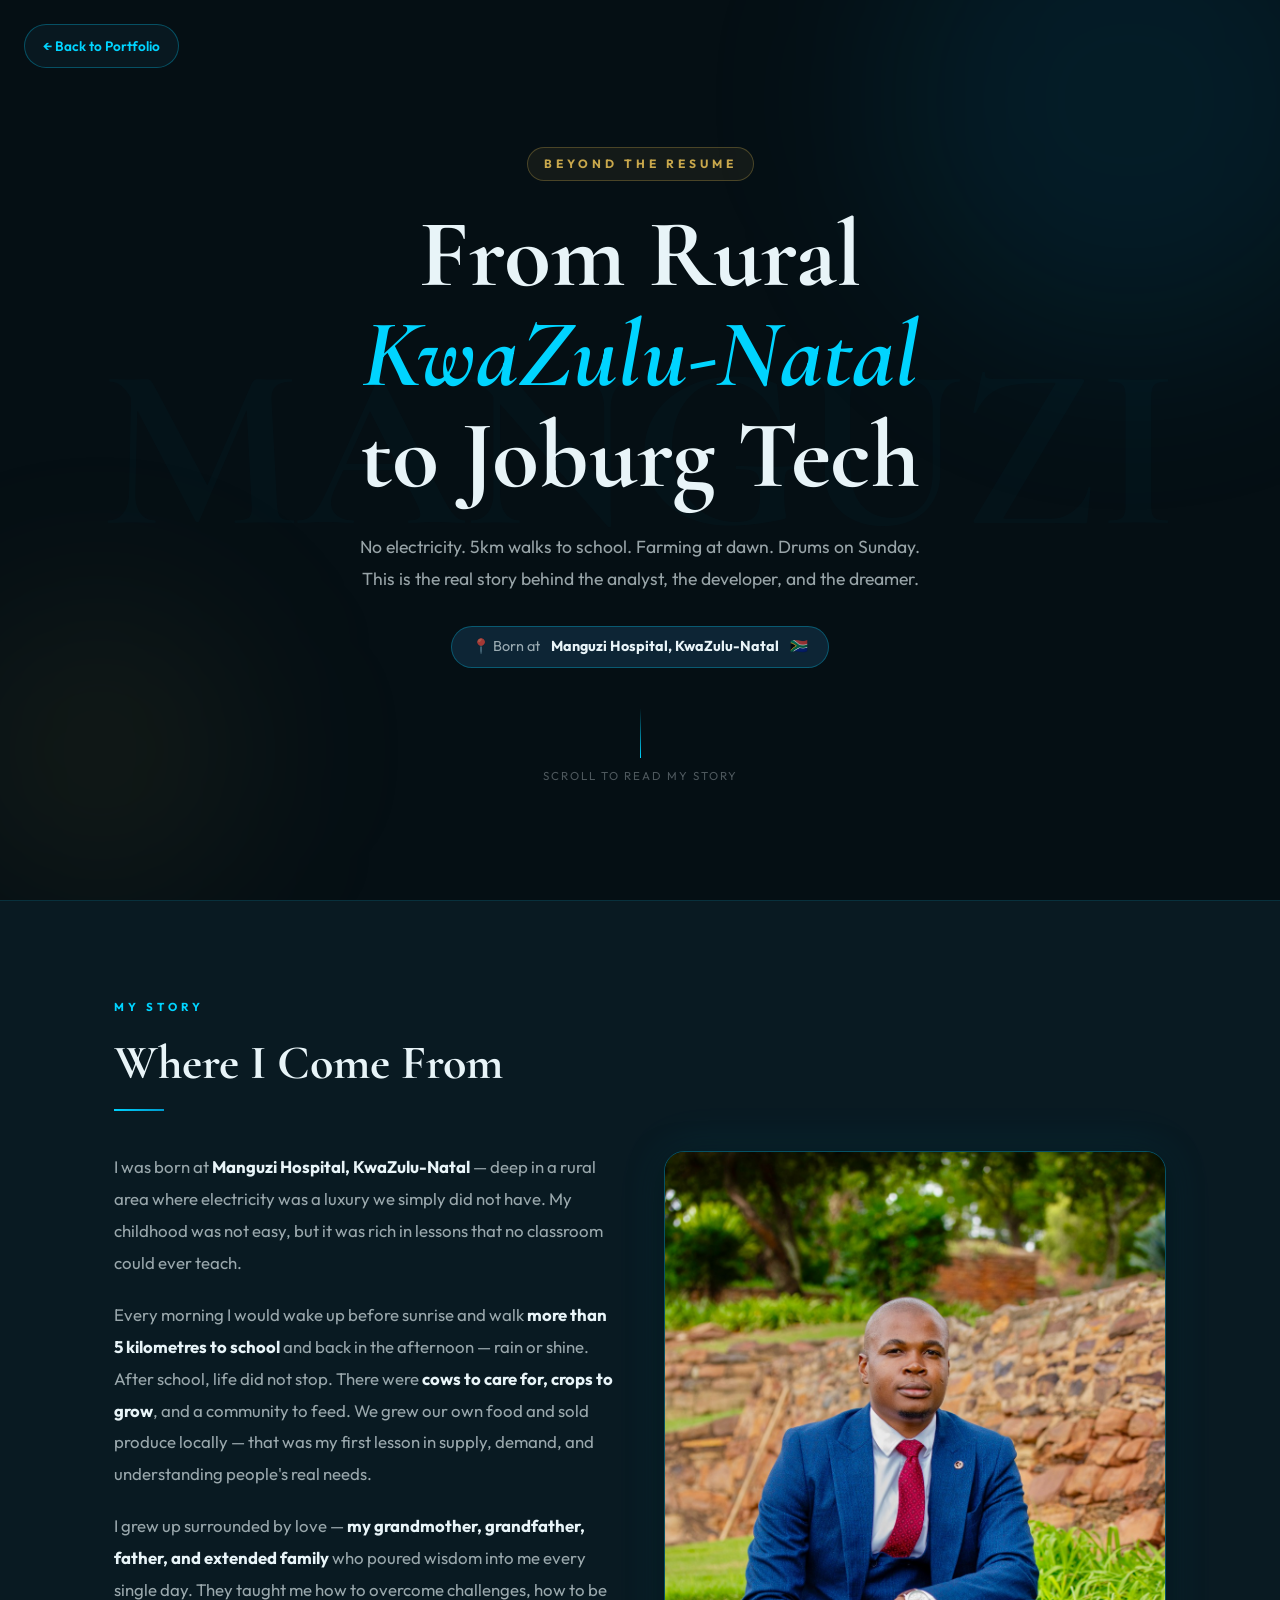
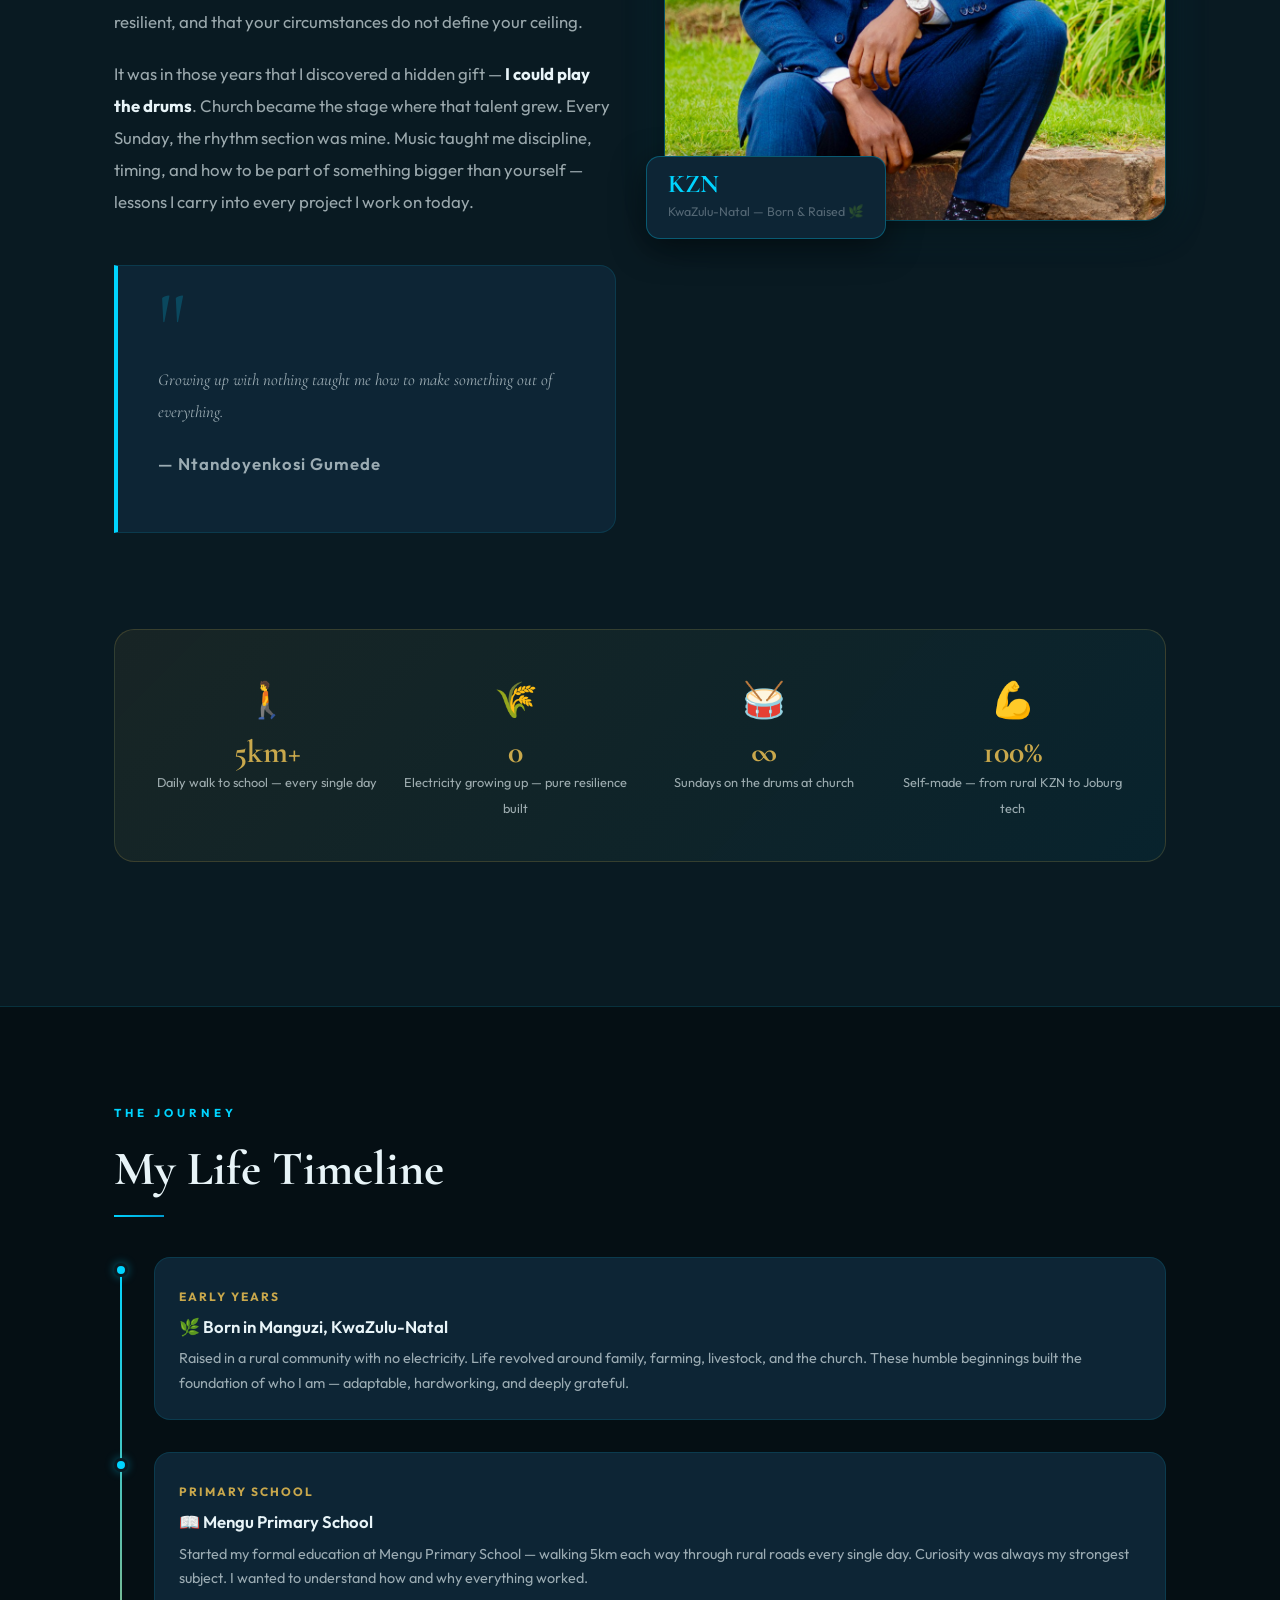
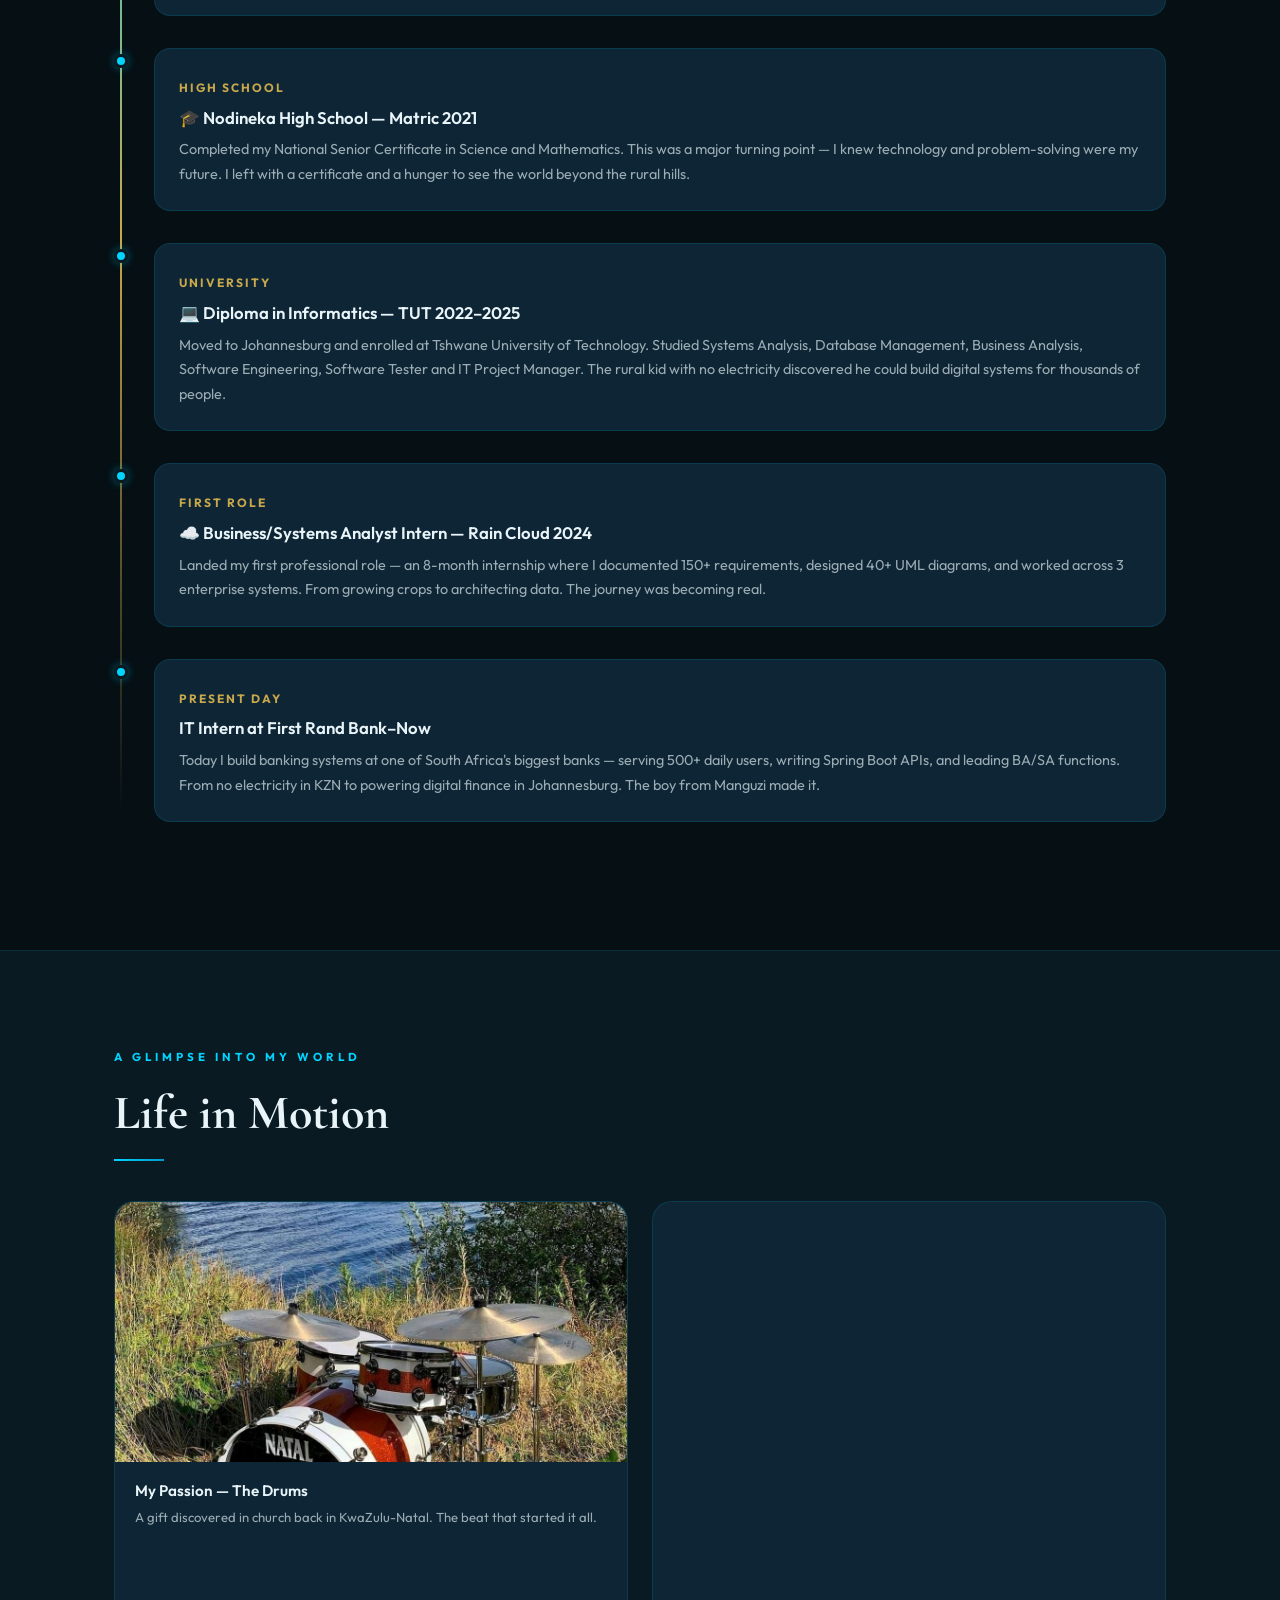
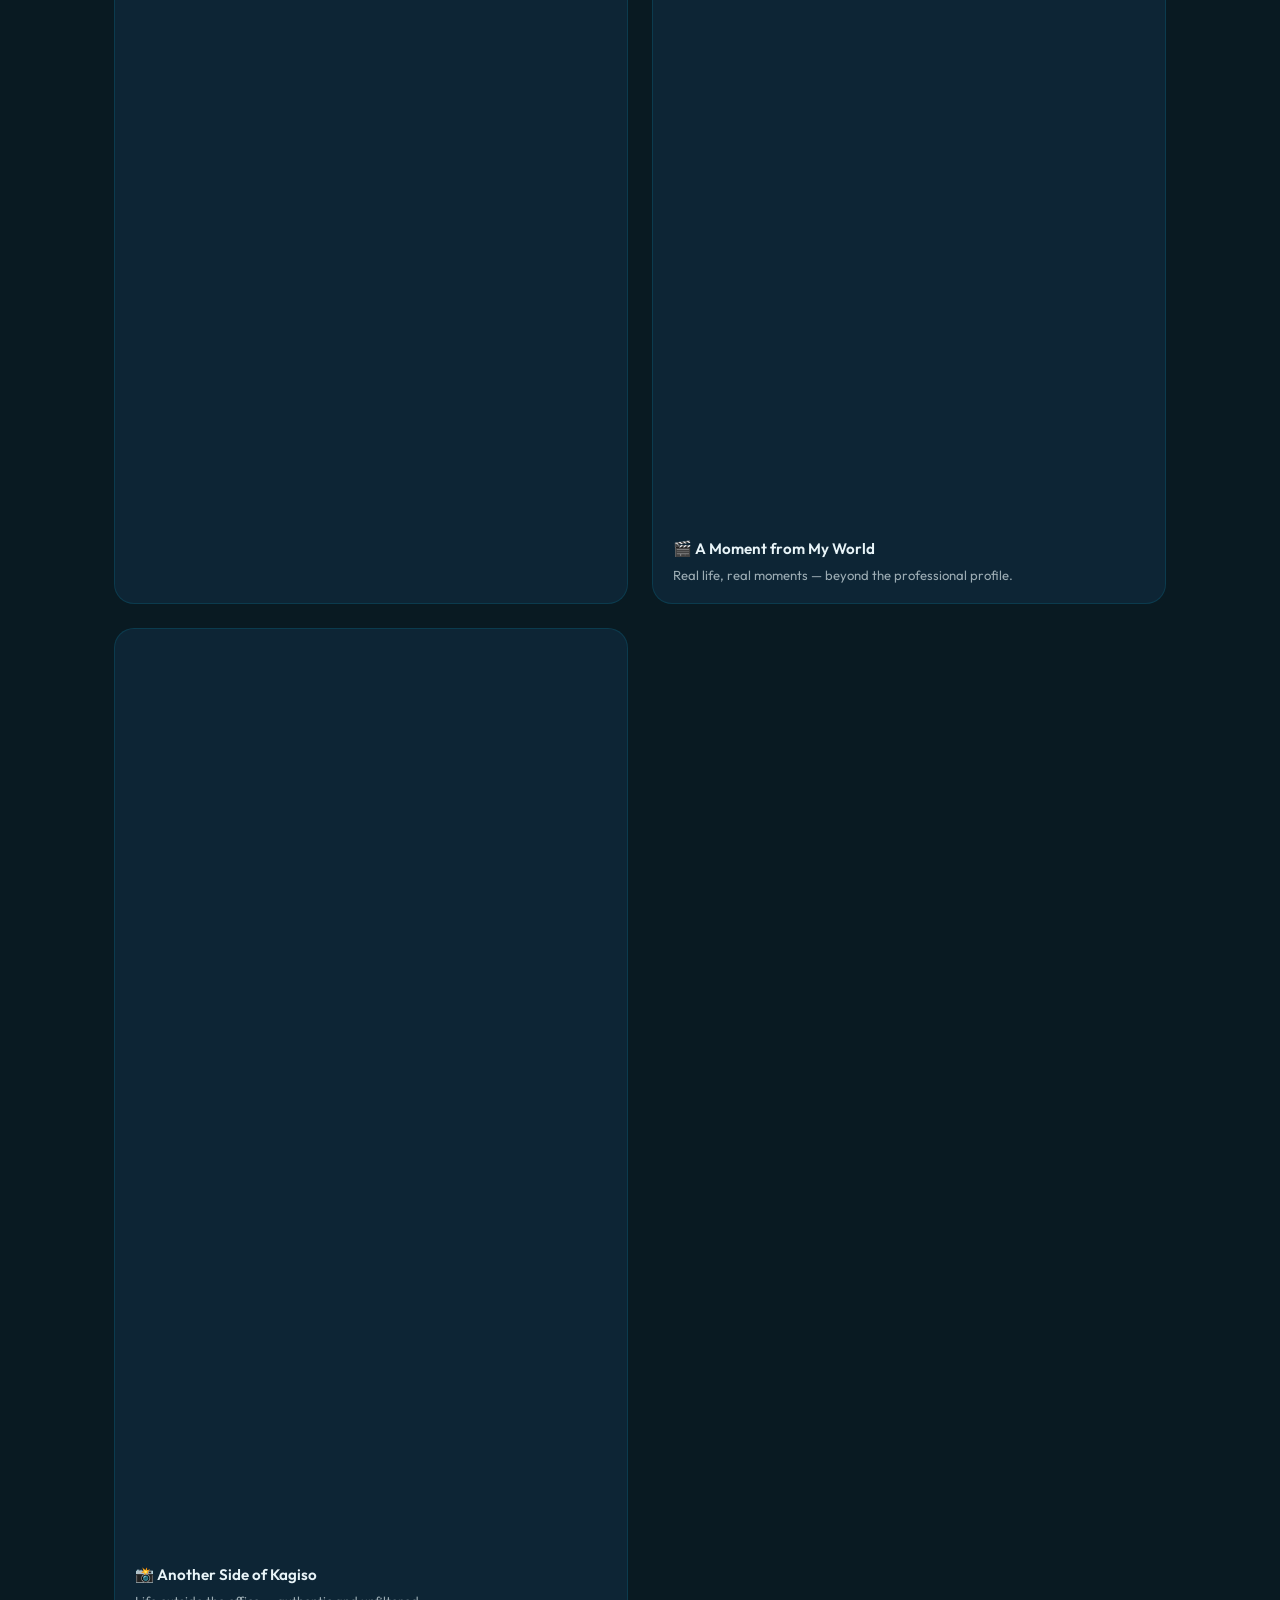
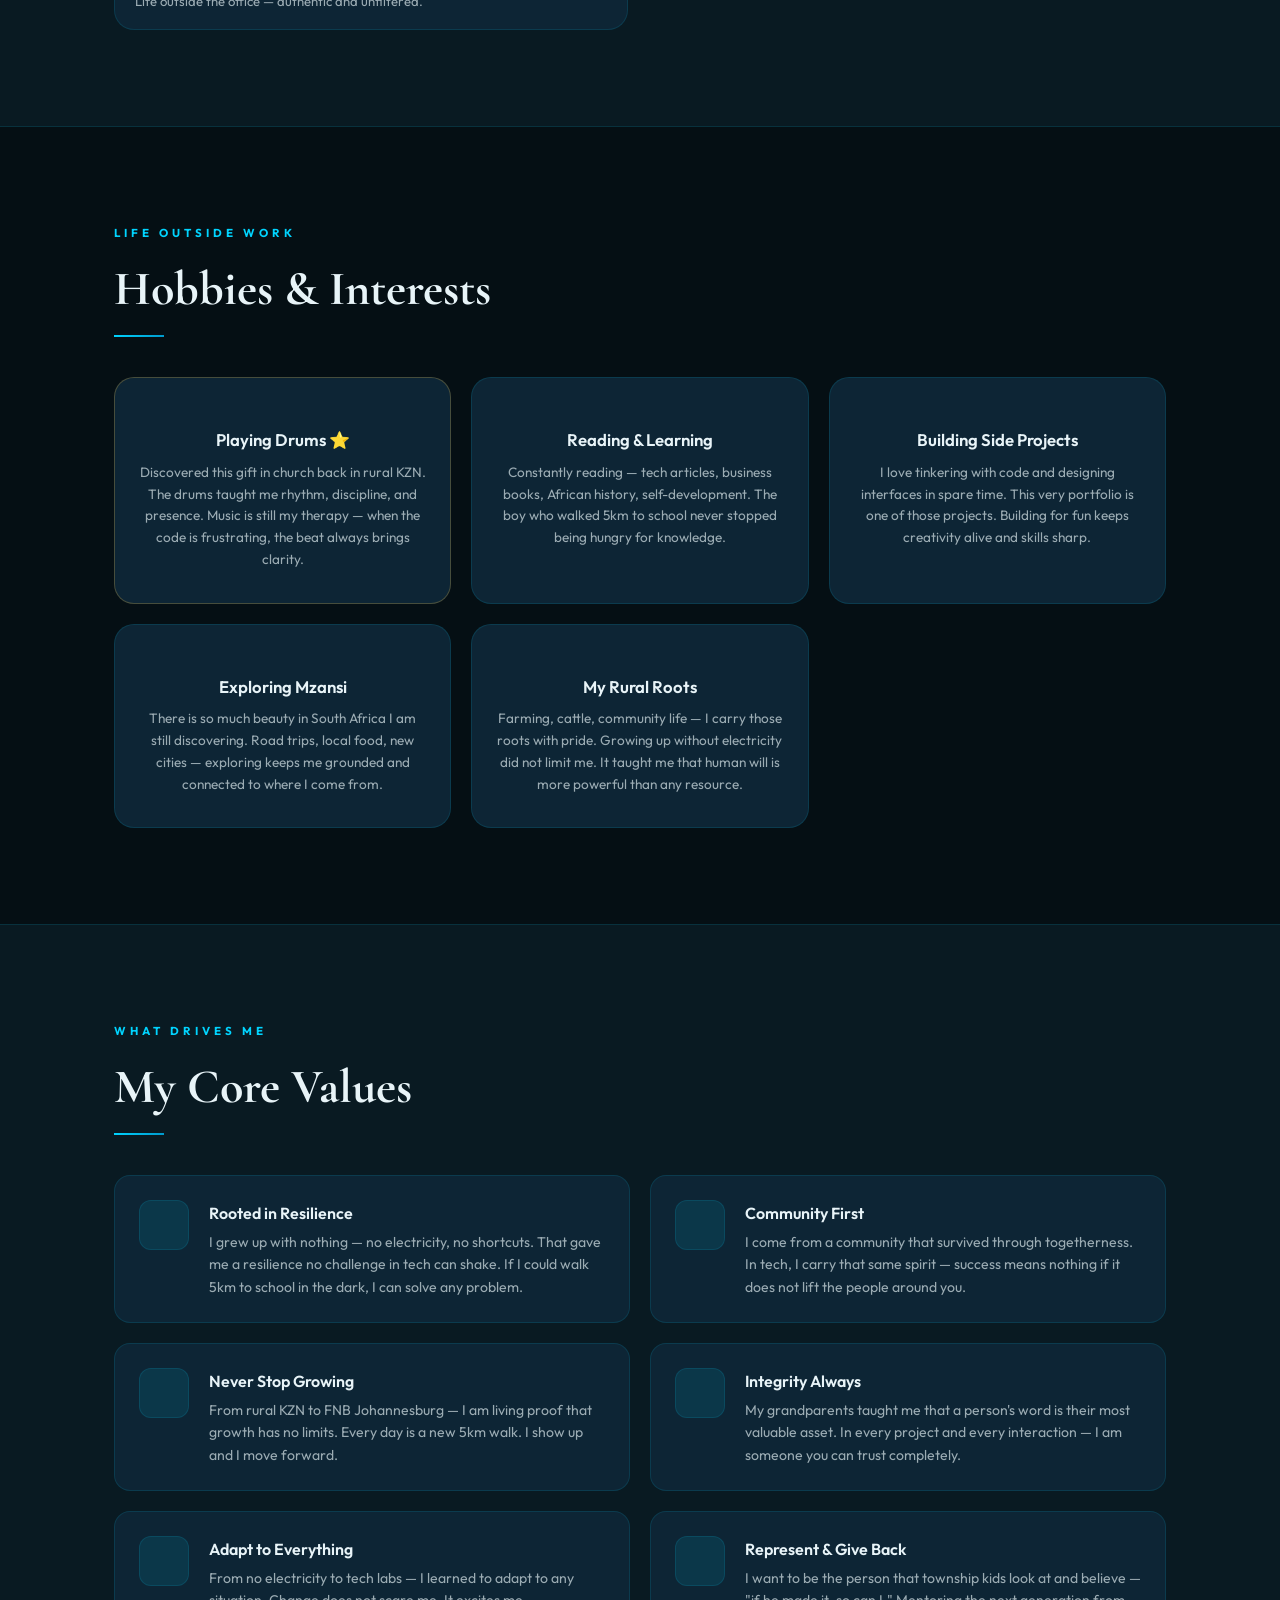
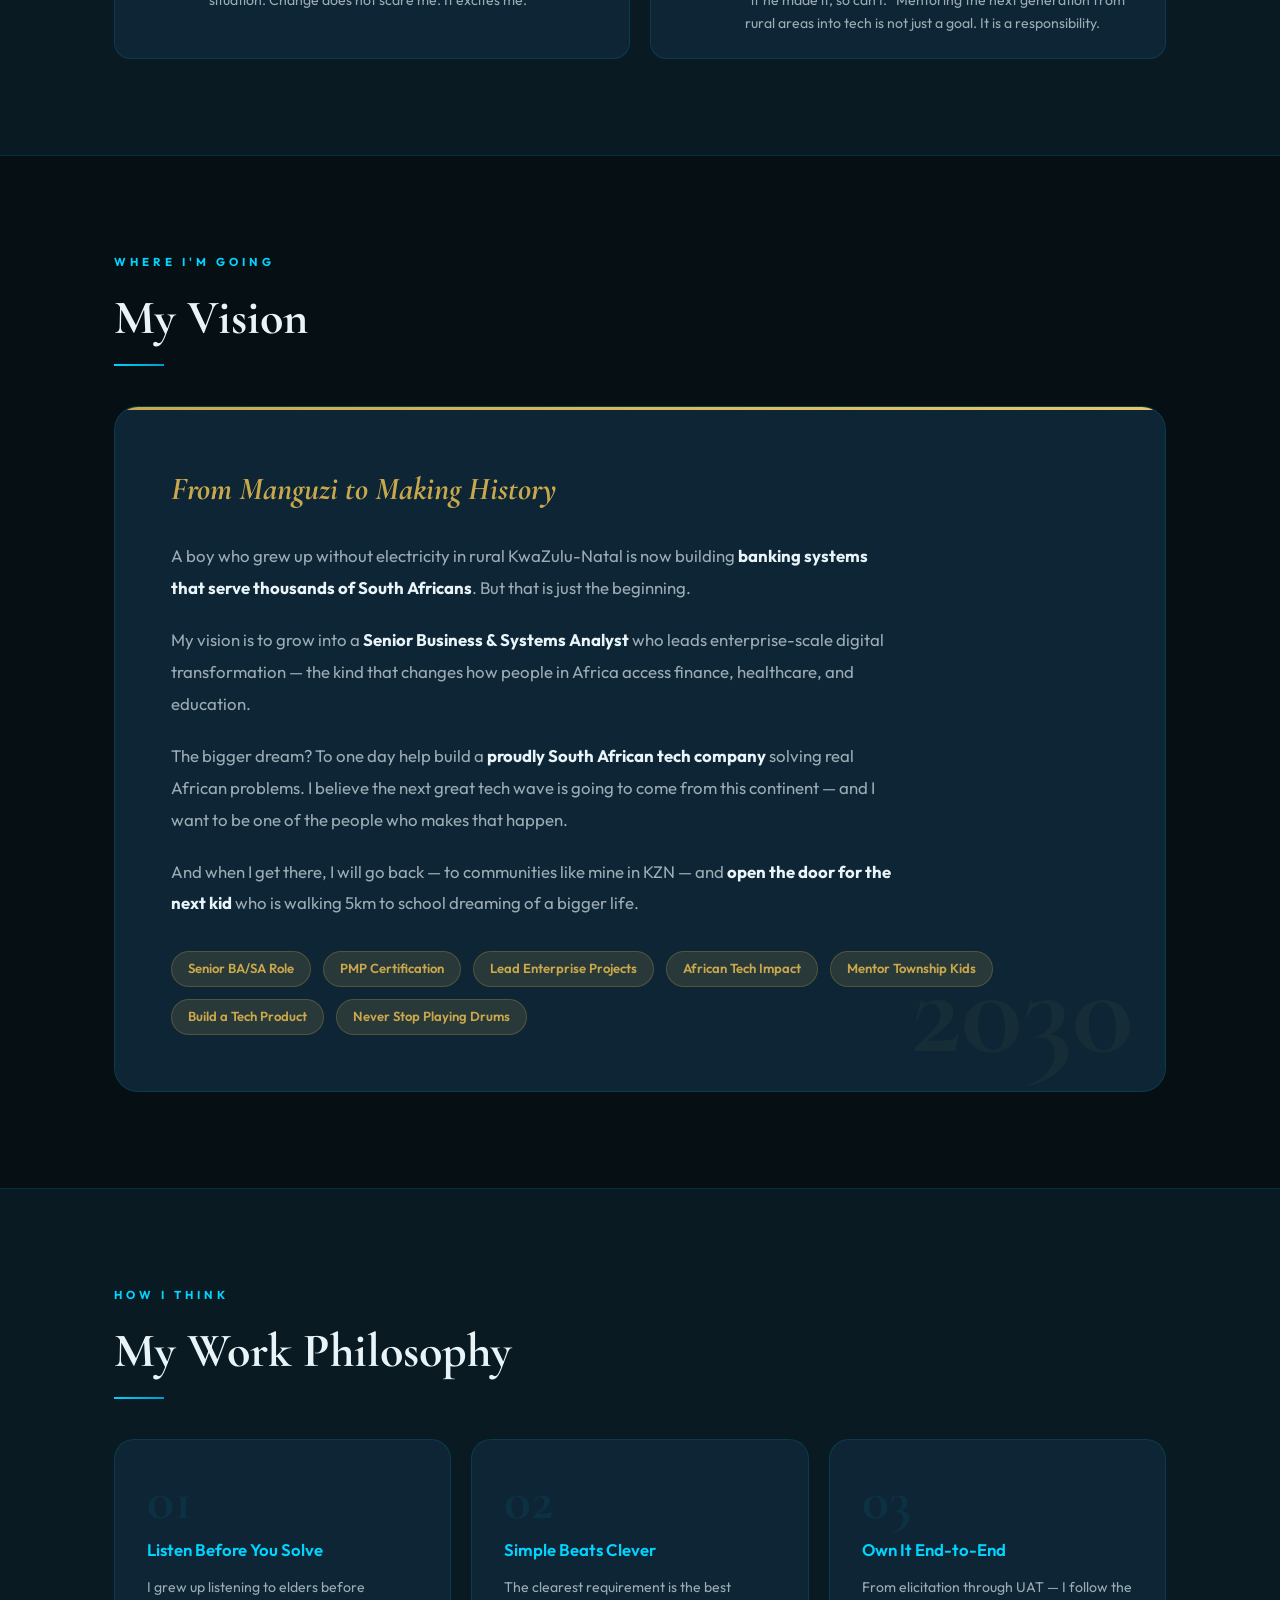
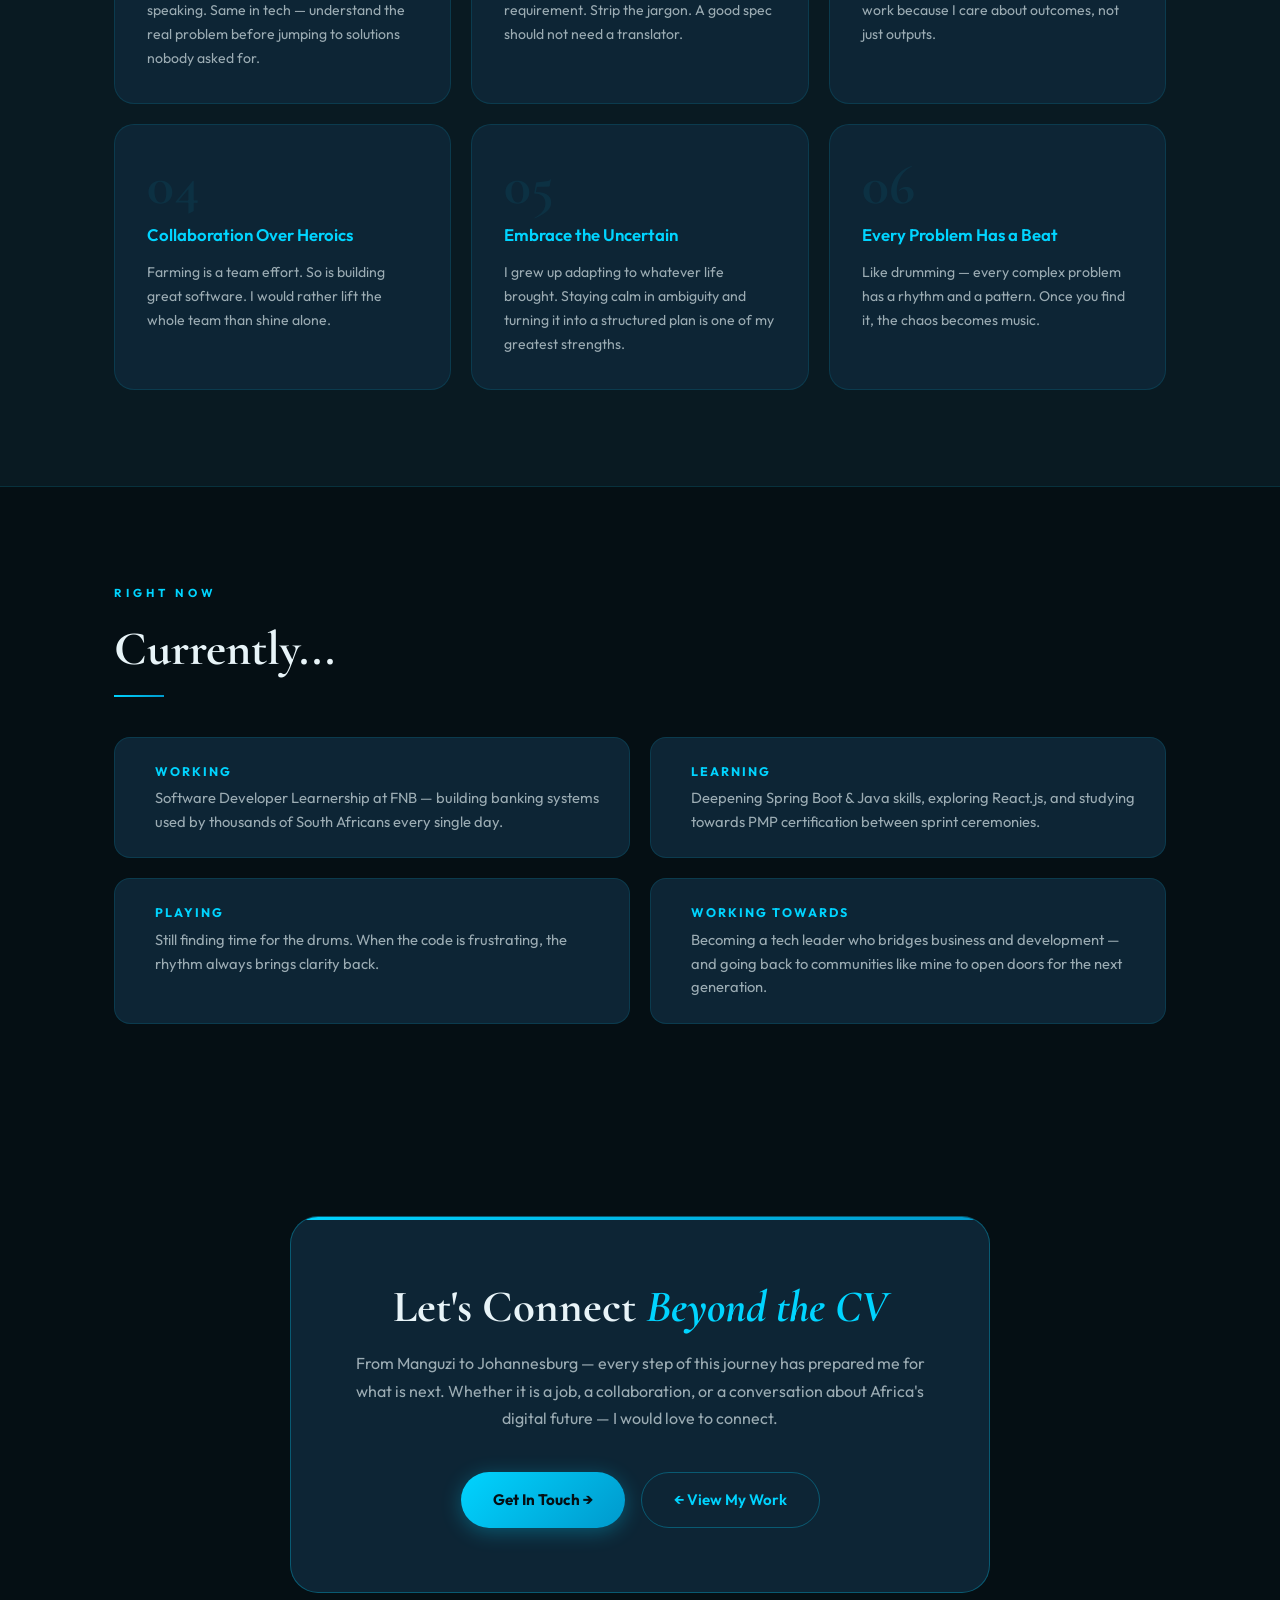
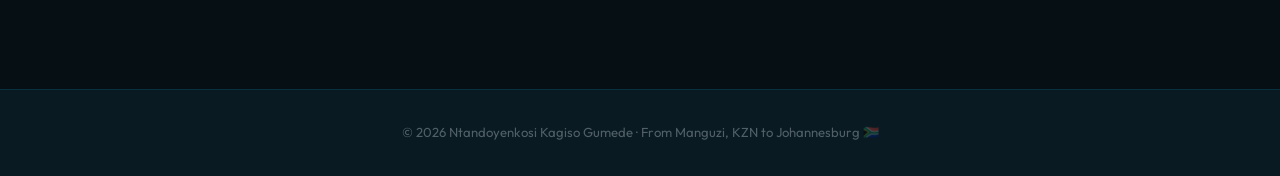
<file: about-me.html>
<!DOCTYPE html>
<html lang="en">
<head>
    <meta charset="UTF-8">
    <meta name="viewport" content="width=device-width, initial-scale=1.0">
    <title>Ntandoyenkosi — The Person Behind the Work</title>
    <link href="https://fonts.googleapis.com/css2?family=Cormorant+Garamond:ital,wght@0,400;0,600;0,700;1,400;1,600&family=Outfit:wght@300;400;500;600;700&display=swap" rel="stylesheet">
    <style>
        :root {
            --primary:#050f14;--surface:#091a22;--card:#0d2535;
            --border:rgba(0,212,255,0.12);--border-strong:rgba(0,212,255,0.3);
            --accent:#00d4ff;--accent-dim:rgba(0,212,255,0.1);
            --gold:#c9a84c;--gold-dim:rgba(201,168,76,0.15);
            --text:#e8f4f8;--text-muted:rgba(232,244,248,0.65);--text-faint:rgba(232,244,248,0.32);
            --gradient:linear-gradient(135deg,#00d4ff 0%,#0099cc 100%);
            --gradient-gold:linear-gradient(135deg,#c9a84c 0%,#e8c96a 100%);
            --shadow:0 8px 32px rgba(0,0,0,0.5);
        }
        *,*::before,*::after{margin:0;padding:0;box-sizing:border-box;}
        html{scroll-behavior:smooth;}
        body{font-family:'Outfit',sans-serif;background:var(--primary);color:var(--text);line-height:1.65;overflow-x:hidden;}
        ::-webkit-scrollbar{width:5px;}
        ::-webkit-scrollbar-thumb{background:var(--accent);border-radius:10px;}

        .back-btn{
            position:fixed;top:24px;left:24px;z-index:100;
            display:inline-flex;align-items:center;gap:8px;
            background:rgba(9,26,34,0.92);border:1px solid var(--border-strong);
            color:var(--accent);padding:10px 18px;border-radius:50px;
            text-decoration:none;font-size:.85rem;font-weight:600;
            backdrop-filter:blur(14px);transition:all .3s ease;
        }
        .back-btn:hover{background:var(--accent-dim);transform:translateX(-3px);}

        .page-hero{
            min-height:100vh;display:flex;align-items:center;justify-content:center;
            position:relative;overflow:hidden;padding:6rem 2rem 4rem;
        }
        .hero-bg-text{
            position:absolute;font-family:'Cormorant Garamond',serif;
            font-size:clamp(6rem,18vw,16rem);font-weight:700;
            color:rgba(0,212,255,0.025);top:50%;left:50%;
            transform:translate(-50%,-50%);white-space:nowrap;
            pointer-events:none;user-select:none;
        }
        .orb{position:absolute;border-radius:50%;filter:blur(90px);pointer-events:none;}
        .orb-a{width:500px;height:500px;background:rgba(0,150,200,0.1);top:-150px;right:-100px;animation:driftA 14s ease-in-out infinite;}
        .orb-b{width:300px;height:300px;background:rgba(201,168,76,0.07);bottom:0;left:-50px;animation:driftB 18s ease-in-out infinite;}
        @keyframes driftA{0%,100%{transform:translate(0,0)}50%{transform:translate(-30px,40px)}}
        @keyframes driftB{0%,100%{transform:translate(0,0)}50%{transform:translate(40px,-30px)}}

        .hero-inner{position:relative;z-index:2;text-align:center;max-width:780px;}
        .page-label{
            display:inline-block;font-size:.75rem;font-weight:700;
            letter-spacing:4px;text-transform:uppercase;color:var(--gold);
            border:1px solid rgba(201,168,76,0.3);background:rgba(201,168,76,0.08);
            padding:6px 16px;border-radius:50px;margin-bottom:1.5rem;
            animation:fadeUp .8s .1s ease-out both;
        }
        .page-title{
            font-family:'Cormorant Garamond',serif;
            font-size:clamp(3rem,8vw,6rem);font-weight:700;line-height:1.05;
            margin-bottom:1.5rem;animation:fadeUp .8s .2s ease-out both;
        }
        .page-title em{font-style:italic;color:var(--accent);}
        .page-subtitle{
            font-size:1.1rem;color:var(--text-muted);max-width:580px;
            margin:0 auto 2rem;line-height:1.8;animation:fadeUp .8s .35s ease-out both;
        }
        .origin-badge{
            display:inline-flex;align-items:center;gap:8px;
            background:var(--card);border:1px solid var(--border-strong);
            border-radius:50px;padding:8px 20px;margin-bottom:2.5rem;
            font-size:.9rem;color:var(--text-muted);animation:fadeUp .8s .45s ease-out both;
        }
        .origin-badge strong{color:var(--text);}
        .scroll-hint{display:flex;flex-direction:column;align-items:center;gap:8px;animation:fadeUp .8s .55s ease-out both;}
        .scroll-hint span{font-size:.72rem;color:var(--text-faint);letter-spacing:2px;text-transform:uppercase;}
        .scroll-line{width:1px;height:50px;background:linear-gradient(to bottom,transparent,var(--accent));animation:scrollPulse 2s ease-in-out infinite;}
        @keyframes scrollPulse{0%,100%{opacity:1}50%{opacity:.3}}

        .section{padding:6rem 0;position:relative;z-index:1;}
        .section.alt{background:var(--surface);border-top:1px solid var(--border);border-bottom:1px solid var(--border);}
        .container{max-width:1100px;margin:0 auto;padding:0 24px;}
        .sec-label{font-size:.72rem;font-weight:700;letter-spacing:4px;text-transform:uppercase;color:var(--accent);display:block;margin-bottom:.5rem;}
        .sec-title{font-family:'Cormorant Garamond',serif;font-size:clamp(2rem,4vw,3rem);font-weight:700;margin-bottom:3rem;position:relative;display:inline-block;}
        .sec-title::after{content:'';position:absolute;bottom:-8px;left:0;width:50px;height:2px;background:var(--gradient);}

        .origin-grid{display:grid;grid-template-columns:1fr 1fr;gap:3rem;align-items:start;}
        .origin-text p{color:var(--text-muted);font-size:1.05rem;line-height:1.9;margin-bottom:1.25rem;}
        .origin-text p strong{color:var(--text);}

        .profile-img-wrap{position:relative;}
        .profile-img-frame{width:100%;aspect-ratio:3/4;border-radius:20px;overflow:hidden;border:1px solid var(--border-strong);box-shadow:var(--shadow),0 0 50px rgba(0,212,255,0.1);}
        .profile-img-frame img{width:100%;height:100%;object-fit:cover;object-position:center top;display:block;}
        .profile-location{position:absolute;bottom:-18px;left:-18px;background:var(--card);border:1px solid var(--border-strong);border-radius:14px;padding:.9rem 1.3rem;box-shadow:var(--shadow);}
        .profile-location .loc-main{display:block;font-family:'Cormorant Garamond',serif;font-size:1.6rem;font-weight:700;color:var(--accent);line-height:1;}
        .profile-location small{font-size:.78rem;color:var(--text-faint);}

        .quote-block{background:var(--card);border:1px solid var(--border);border-left:4px solid var(--accent);border-radius:0 16px 16px 0;padding:2rem 2.5rem;margin:3rem 0;}
        .quote-mark{font-family:'Cormorant Garamond',serif;font-size:6rem;color:var(--accent);opacity:.2;line-height:.6;display:block;margin-bottom:.5rem;}
        .quote-text{font-family:'Cormorant Garamond',serif;font-size:1.6rem;font-style:italic;color:var(--text);line-height:1.5;}
        .quote-author{margin-top:1rem;font-size:.85rem;color:var(--accent);font-weight:600;letter-spacing:1px;}

        .roots-highlight{
            background:linear-gradient(135deg,rgba(201,168,76,0.08),rgba(0,212,255,0.05));
            border:1px solid rgba(201,168,76,0.2);border-radius:20px;padding:2.5rem;
            margin:3rem 0;display:grid;grid-template-columns:repeat(4,1fr);gap:1.5rem;text-align:center;
        }
        .root-stat .r-icon{font-size:2.2rem;display:block;margin-bottom:.5rem;}
        .root-stat .r-num{font-family:'Cormorant Garamond',serif;font-size:2rem;font-weight:700;color:var(--gold);display:block;line-height:1;}
        .root-stat .r-label{font-size:.8rem;color:var(--text-muted);margin-top:4px;line-height:1.4;}

        .journey-timeline{position:relative;padding-left:2.5rem;}
        .journey-timeline::before{content:'';position:absolute;left:6px;top:8px;bottom:8px;width:2px;background:linear-gradient(to bottom,var(--accent),var(--gold),transparent);}
        .journey-item{position:relative;margin-bottom:2rem;}
        .journey-dot{position:absolute;left:-2.5rem;top:6px;width:14px;height:14px;border-radius:50%;background:var(--accent);border:3px solid var(--surface);box-shadow:0 0 10px rgba(0,212,255,0.4);}
        .journey-content{background:var(--card);border:1px solid var(--border);border-radius:16px;padding:1.5rem;transition:all .3s ease;}
        .journey-content:hover{border-color:var(--border-strong);transform:translateX(4px);}
        .journey-era{display:inline-block;font-size:.75rem;font-weight:700;letter-spacing:2px;text-transform:uppercase;color:var(--gold);margin-bottom:6px;}
        .journey-content h3{font-size:1.05rem;font-weight:600;margin-bottom:6px;}
        .journey-content p{font-size:.9rem;color:var(--text-muted);line-height:1.7;}

        .media-grid{display:grid;grid-template-columns:1fr 1fr;gap:1.5rem;}
        .media-card{background:var(--card);border:1px solid var(--border);border-radius:20px;overflow:hidden;transition:all .35s ease;}
        .media-card:hover{border-color:var(--border-strong);transform:translateY(-5px);box-shadow:0 16px 40px rgba(0,0,0,0.4);}
        .media-card video,.media-card img{width:100%;display:block;background:#000;}
        .media-card video{max-height:340px;object-fit:cover;}
        .media-card img{height:260px;object-fit:cover;}
        .media-caption{padding:1rem 1.25rem;}
        .media-caption h4{font-size:.95rem;font-weight:600;margin-bottom:4px;}
        .media-caption p{font-size:.82rem;color:var(--text-muted);}

        .hobbies-grid{display:grid;grid-template-columns:repeat(3,1fr);gap:1.25rem;}
        .hobby-card{background:var(--card);border:1px solid var(--border);border-radius:20px;padding:2rem 1.5rem;text-align:center;transition:all .35s ease;overflow:hidden;}
        .hobby-card:hover{border-color:var(--border-strong);transform:translateY(-8px);box-shadow:0 16px 40px rgba(0,0,0,0.4);}
        .hobby-card.featured{border-color:rgba(201,168,76,0.3);}
        .hobby-emoji{font-size:2.8rem;display:block;margin-bottom:1rem;}
        .hobby-card h3{font-size:1.05rem;font-weight:600;margin-bottom:.5rem;}
        .hobby-card p{font-size:.85rem;color:var(--text-muted);line-height:1.6;}

        .values-list{display:grid;grid-template-columns:1fr 1fr;gap:1.25rem;}
        .value-item{display:flex;gap:1.25rem;align-items:flex-start;background:var(--card);border:1px solid var(--border);border-radius:16px;padding:1.5rem;transition:all .3s ease;}
        .value-item:hover{border-color:var(--border-strong);transform:translateX(4px);}
        .value-icon{font-size:2rem;flex-shrink:0;width:50px;height:50px;display:flex;align-items:center;justify-content:center;background:var(--accent-dim);border-radius:12px;border:1px solid var(--border);}
        .value-item h4{font-size:1rem;font-weight:600;margin-bottom:4px;}
        .value-item p{font-size:.88rem;color:var(--text-muted);line-height:1.6;}

        .vision-box{background:var(--card);border:1px solid var(--border);border-radius:24px;padding:3.5rem;position:relative;overflow:hidden;}
        .vision-box::before{content:'';position:absolute;top:0;left:0;right:0;height:3px;background:var(--gradient-gold);}
        .vision-bg-num{position:absolute;right:2rem;bottom:1rem;font-family:'Cormorant Garamond',serif;font-size:8rem;font-weight:700;color:rgba(201,168,76,0.05);line-height:1;pointer-events:none;}
        .vision-box h3{font-family:'Cormorant Garamond',serif;font-size:2rem;font-style:italic;color:var(--gold);margin-bottom:1.5rem;}
        .vision-box p{font-size:1.05rem;color:var(--text-muted);line-height:1.9;max-width:720px;margin-bottom:1.25rem;}
        .vision-box p strong{color:var(--text);}
        .vision-goals{display:flex;flex-wrap:wrap;gap:.75rem;margin-top:2rem;}
        .vision-goal{background:var(--gold-dim);border:1px solid rgba(201,168,76,0.25);color:var(--gold);padding:6px 16px;border-radius:50px;font-size:.82rem;font-weight:600;}

        .philosophy-grid{display:grid;grid-template-columns:repeat(3,1fr);gap:1.25rem;}
        .phil-card{background:var(--card);border:1px solid var(--border);border-radius:20px;padding:2rem;transition:all .3s ease;position:relative;overflow:hidden;}
        .phil-card:hover{border-color:var(--border-strong);transform:translateY(-5px);}
        .phil-card::before{content:'';position:absolute;top:0;left:0;right:0;height:2px;background:var(--gradient);transform:scaleX(0);transform-origin:left;transition:transform .35s ease;}
        .phil-card:hover::before{transform:scaleX(1);}
        .phil-num{font-family:'Cormorant Garamond',serif;font-size:3.5rem;font-weight:700;color:rgba(0,212,255,0.07);line-height:1;margin-bottom:.5rem;}
        .phil-card h3{font-size:1.05rem;font-weight:600;margin-bottom:.75rem;color:var(--accent);}
        .phil-card p{font-size:.88rem;color:var(--text-muted);line-height:1.7;}

        .currently-grid{display:grid;grid-template-columns:repeat(2,1fr);gap:1.25rem;}
        .currently-card{display:flex;gap:1rem;align-items:flex-start;background:var(--card);border:1px solid var(--border);border-radius:16px;padding:1.5rem;transition:all .3s ease;}
        .currently-card:hover{border-color:var(--border-strong);transform:translateX(5px);}
        .currently-icon{font-size:1.6rem;flex-shrink:0;}
        .currently-card h4{font-size:.78rem;font-weight:700;letter-spacing:2px;text-transform:uppercase;color:var(--accent);margin-bottom:4px;}
        .currently-card p{font-size:.92rem;color:var(--text-muted);line-height:1.6;}

        .cta-section{padding:6rem 0;text-align:center;}
        .cta-box{background:var(--card);border:1px solid var(--border-strong);border-radius:28px;padding:4rem 3rem;max-width:700px;margin:0 auto;position:relative;overflow:hidden;}
        .cta-box::before{content:'';position:absolute;top:0;left:0;right:0;height:3px;background:var(--gradient);}
        .cta-box h2{font-family:'Cormorant Garamond',serif;font-size:2.8rem;font-weight:700;margin-bottom:1rem;line-height:1.2;}
        .cta-box h2 em{font-style:italic;color:var(--accent);}
        .cta-box p{color:var(--text-muted);font-size:1rem;margin-bottom:2.5rem;line-height:1.7;}
        .cta-buttons{display:flex;gap:1rem;justify-content:center;flex-wrap:wrap;}

        .btn-primary{display:inline-flex;align-items:center;gap:8px;background:var(--gradient);color:var(--primary);text-decoration:none;padding:.9rem 2rem;border-radius:50px;font-weight:700;font-size:.95rem;transition:all .3s ease;box-shadow:0 4px 20px rgba(0,212,255,0.3);}
        .btn-primary:hover{transform:translateY(-2px);box-shadow:0 8px 30px rgba(0,212,255,0.5);}
        .btn-outline{display:inline-flex;align-items:center;gap:8px;border:1px solid var(--border-strong);color:var(--accent);text-decoration:none;padding:.9rem 2rem;border-radius:50px;font-weight:600;font-size:.95rem;transition:all .3s ease;}
        .btn-outline:hover{background:var(--accent-dim);transform:translateY(-2px);}

        .footer{background:var(--surface);border-top:1px solid var(--border);padding:2rem 0;text-align:center;}
        .footer p{font-size:.82rem;color:var(--text-faint);}

        .reveal{opacity:0;transform:translateY(25px);transition:opacity .65s ease,transform .65s ease;}
        .reveal.visible{opacity:1;transform:translateY(0);}
        @keyframes fadeUp{from{opacity:0;transform:translateY(25px)}to{opacity:1;transform:translateY(0)}}

        @media(max-width:900px){
            .origin-grid{grid-template-columns:1fr;}
            .profile-img-wrap{max-width:380px;margin:0 auto;}
            .hobbies-grid{grid-template-columns:1fr 1fr;}
            .philosophy-grid{grid-template-columns:1fr 1fr;}
            .values-list{grid-template-columns:1fr;}
            .roots-highlight{grid-template-columns:repeat(2,1fr);}
            .media-grid{grid-template-columns:1fr;}
        }
        @media(max-width:600px){
            .hobbies-grid{grid-template-columns:1fr;}
            .currently-grid{grid-template-columns:1fr;}
            .philosophy-grid{grid-template-columns:1fr;}
            .roots-highlight{grid-template-columns:repeat(2,1fr);gap:1rem;padding:1.5rem;}
            .vision-box{padding:2rem;}
            .cta-box{padding:2.5rem 1.5rem;}
            .back-btn{top:16px;left:16px;padding:8px 14px;font-size:.8rem;}
        }
    </style>
</head>
<body>

<a href="index.html" class="back-btn">← Back to Portfolio</a>

<!-- HERO -->
<section class="page-hero">
    <div class="hero-bg-text">MANGUZI</div>
    <div class="orb orb-a"></div>
    <div class="orb orb-b"></div>
    <div class="hero-inner">
        <span class="page-label">Beyond the Resume</span>
        <h1 class="page-title">From Rural<br><em>KwaZulu-Natal</em><br>to Joburg Tech</h1>
        <p class="page-subtitle">No electricity. 5km walks to school. Farming at dawn. Drums on Sunday. This is the real story behind the analyst, the developer, and the dreamer.</p>
        <div class="origin-badge">📍 Born at <strong>&nbsp;Manguzi Hospital, KwaZulu-Natal&nbsp;</strong> 🇿🇦</div>
        <div class="scroll-hint">
            <div class="scroll-line"></div>
            <span>Scroll to read my story</span>
        </div>
    </div>
</section>

<!-- MY STORY -->
<section class="section alt">
    <div class="container">
        <span class="sec-label">My Story</span>
        <h2 class="sec-title">Where I Come From</h2>
        <div class="origin-grid">
            <div class="origin-text reveal">
                <p>I was born at <strong>Manguzi Hospital, KwaZulu-Natal</strong> — deep in a rural area where electricity was a luxury we simply did not have. My childhood was not easy, but it was rich in lessons that no classroom could ever teach.</p>
                <p>Every morning I would wake up before sunrise and walk <strong>more than 5 kilometres to school</strong> and back in the afternoon — rain or shine. After school, life did not stop. There were <strong>cows to care for, crops to grow</strong>, and a community to feed. We grew our own food and sold produce locally — that was my first lesson in supply, demand, and understanding people's real needs.</p>
                <p>I grew up surrounded by love — <strong>my grandmother, grandfather, father, and extended family</strong> who poured wisdom into me every single day. They taught me how to overcome challenges, how to be resilient, and that your circumstances do not define your ceiling.</p>
                <p>It was in those years that I discovered a hidden gift — <strong>I could play the drums</strong>. Church became the stage where that talent grew. Every Sunday, the rhythm section was mine. Music taught me discipline, timing, and how to be part of something bigger than yourself — lessons I carry into every project I work on today.</p>
                <div class="quote-block">
                    <span class="quote-mark">"</span>
                    <p class="quote-text">Growing up with nothing taught me how to make something out of everything.</p>
                    <p class="quote-author">— Ntandoyenkosi Gumede</p>
                </div>
            </div>
            <div class="profile-img-wrap reveal">
                <div class="profile-img-frame">
                    <img src="profile2.jpeg" alt="Ntandoyenkosi Gumede">
                </div>
                <div class="profile-location">
                    <span class="loc-main">KZN</span>
                    <small>KwaZulu-Natal — Born & Raised 🌿</small>
                </div>
            </div>
        </div>
        <div class="roots-highlight reveal">
            <div class="root-stat">
                <span class="r-icon">🚶</span>
                <span class="r-num">5km+</span>
                <span class="r-label">Daily walk to school — every single day</span>
            </div>
            <div class="root-stat">
                <span class="r-icon">🌾</span>
                <span class="r-num">0</span>
                <span class="r-label">Electricity growing up — pure resilience built</span>
            </div>
            <div class="root-stat">
                <span class="r-icon">🥁</span>
                <span class="r-num">∞</span>
                <span class="r-label">Sundays on the drums at church</span>
            </div>
            <div class="root-stat">
                <span class="r-icon">💪</span>
                <span class="r-num">100%</span>
                <span class="r-label">Self-made — from rural KZN to Joburg tech</span>
            </div>
        </div>
    </div>
</section>

<!-- JOURNEY TIMELINE -->
<section class="section">
    <div class="container">
        <span class="sec-label">The Journey</span>
        <h2 class="sec-title">My Life Timeline</h2>
        <div class="journey-timeline">
            <div class="journey-item reveal">
                <div class="journey-dot"></div>
                <div class="journey-content">
                    <span class="journey-era">Early Years</span>
                    <h3>🌿 Born in Manguzi, KwaZulu-Natal</h3>
                    <p>Raised in a rural community with no electricity. Life revolved around family, farming, livestock, and the church. These humble beginnings built the foundation of who I am — adaptable, hardworking, and deeply grateful.</p>
                </div>
            </div>
            <div class="journey-item reveal">
                <div class="journey-dot"></div>
                <div class="journey-content">
                    <span class="journey-era">Primary School</span>
                    <h3>📖 Mengu Primary School</h3>
                    <p>Started my formal education at Mengu Primary School — walking 5km each way through rural roads every single day. Curiosity was always my strongest subject. I wanted to understand how and why everything worked.</p>
                </div>
            </div>
            <div class="journey-item reveal">
                <div class="journey-dot"></div>
                <div class="journey-content">
                    <span class="journey-era">High School</span>
                    <h3>🎓 Nodineka High School — Matric 2021</h3>
                    <p>Completed my National Senior Certificate in Science and Mathematics. This was a major turning point — I knew technology and problem-solving were my future. I left with a certificate and a hunger to see the world beyond the rural hills.</p>
                </div>
            </div>
            <div class="journey-item reveal">
                <div class="journey-dot"></div>
                <div class="journey-content">
                    <span class="journey-era">University</span>
                    <h3>💻 Diploma in Informatics — TUT 2022–2025</h3>
                    <p>Moved to Johannesburg and enrolled at Tshwane University of Technology. Studied Systems Analysis, Database Management, Business Analysis, Software Engineering, Software Tester and IT Project Manager. The rural kid with no electricity discovered he could build digital systems for thousands of people.</p>
                </div>
            </div>
            <div class="journey-item reveal">
                <div class="journey-dot"></div>
                <div class="journey-content">
                    <span class="journey-era">First Role</span>
                    <h3>☁️ Business/Systems Analyst Intern — Rain Cloud 2024</h3>
                    <p>Landed my first professional role — an 8-month internship where I documented 150+ requirements, designed 40+ UML diagrams, and worked across 3 enterprise systems. From growing crops to architecting data. The journey was becoming real.</p>
                </div>
            </div>
            <div class="journey-item reveal">
                <div class="journey-dot"></div>
                <div class="journey-content">
                    <span class="journey-era">Present Day</span>
                    <h3>IT Intern at First Rand Bank–Now</h3>
                    <p>Today I build banking systems at one of South Africa's biggest banks — serving 500+ daily users, writing Spring Boot APIs, and leading BA/SA functions. From no electricity in KZN to powering digital finance in Johannesburg. The boy from Manguzi made it.</p>
                </div>
            </div>
        </div>
    </div>
</section>

<!-- MEDIA -->
<section class="section alt">
    <div class="container">
        <span class="sec-label">A Glimpse Into My World</span>
        <h2 class="sec-title">Life in Motion</h2>
        <div class="media-grid">
            <div class="media-card reveal">
                <img src="image2.jpeg" alt="My passion — the drums">
                <div class="media-caption">
                    <h4>My Passion — The Drums</h4>
                    <p>A gift discovered in church back in KwaZulu-Natal. The beat that started it all.</p>
                </div>
            </div>
            <div class="media-card reveal">
                <iframe
                    src="https://www.youtube.com/embed/GfiMHScPB8c"
                    title="A Moment from My World"
                    frameborder="0"
                    allowfullscreen
                    style="width:100%; aspect-ratio:9/16; border-radius:8px;">
                </iframe>
                <div class="media-caption">
                    <h4>🎬 A Moment from My World</h4>
                    <p>Real life, real moments — beyond the professional profile.</p>
                </div>
            </div>
            <div class="media-card reveal">
                <iframe
                    src="https://www.youtube.com/embed/UZXSKdwvQ48"
                    title="Another Side of Kagiso"
                    frameborder="0"
                    allowfullscreen
                    style="width:100%; aspect-ratio:9/16; border-radius:8px;">
                </iframe>
                <div class="media-caption">
                    <h4>📸 Another Side of Kagiso</h4>
                    <p>Life outside the office — authentic and unfiltered.</p>
                </div>
            </div>
        </div>
    </div>
</section>

<!-- HOBBIES -->
<section class="section">
    <div class="container">
        <span class="sec-label">Life Outside Work</span>
        <h2 class="sec-title">Hobbies & Interests</h2>
        <div class="hobbies-grid">
            <div class="hobby-card featured reveal">
                <span class="hobby-emoji"></span>
                <h3>Playing Drums ⭐</h3>
                <p>Discovered this gift in church back in rural KZN. The drums taught me rhythm, discipline, and presence. Music is still my therapy — when the code is frustrating, the beat always brings clarity.</p>
            </div>
           
            <div class="hobby-card reveal">
                <span class="hobby-emoji"></span>
                <h3>Reading & Learning</h3>
                <p>Constantly reading — tech articles, business books, African history, self-development. The boy who walked 5km to school never stopped being hungry for knowledge.</p>
            </div>
            <div class="hobby-card reveal">
                <span class="hobby-emoji"></span>
                <h3>Building Side Projects</h3>
                <p>I love tinkering with code and designing interfaces in spare time. This very portfolio is one of those projects. Building for fun keeps creativity alive and skills sharp.</p>
            </div>
            <div class="hobby-card reveal">
                <span class="hobby-emoji"></span>
                <h3>Exploring Mzansi</h3>
                <p>There is so much beauty in South Africa I am still discovering. Road trips, local food, new cities — exploring keeps me grounded and connected to where I come from.</p>
            </div>
            <div class="hobby-card reveal">
                <span class="hobby-emoji"></span>
                <h3>My Rural Roots</h3>
                <p>Farming, cattle, community life — I carry those roots with pride. Growing up without electricity did not limit me. It taught me that human will is more powerful than any resource.</p>
            </div>
        </div>
    </div>
</section>

<!-- VALUES -->
<section class="section alt">
    <div class="container">
        <span class="sec-label">What Drives Me</span>
        <h2 class="sec-title">My Core Values</h2>
        <div class="values-list">
            <div class="value-item reveal">
                <div class="value-icon"></div>
                <div><h4>Rooted in Resilience</h4><p>I grew up with nothing — no electricity, no shortcuts. That gave me a resilience no challenge in tech can shake. If I could walk 5km to school in the dark, I can solve any problem.</p></div>
            </div>
            <div class="value-item reveal">
                <div class="value-icon"></div>
                <div><h4>Community First</h4><p>I come from a community that survived through togetherness. In tech, I carry that same spirit — success means nothing if it does not lift the people around you.</p></div>
            </div>
            <div class="value-item reveal">
                <div class="value-icon"></div>
                <div><h4>Never Stop Growing</h4><p>From rural KZN to FNB Johannesburg — I am living proof that growth has no limits. Every day is a new 5km walk. I show up and I move forward.</p></div>
            </div>
            <div class="value-item reveal">
                <div class="value-icon"></div>
                <div><h4>Integrity Always</h4><p>My grandparents taught me that a person's word is their most valuable asset. In every project and every interaction — I am someone you can trust completely.</p></div>
            </div>
            <div class="value-item reveal">
                <div class="value-icon"></div>
                <div><h4>Adapt to Everything</h4><p>From no electricity to tech labs — I learned to adapt to any situation. Change does not scare me. It excites me.</p></div>
            </div>
            <div class="value-item reveal">
                <div class="value-icon"></div>
                <div><h4>Represent & Give Back</h4><p>I want to be the person that township kids look at and believe — "if he made it, so can I." Mentoring the next generation from rural areas into tech is not just a goal. It is a responsibility.</p></div>
            </div>
        </div>
    </div>
</section>

<!-- VISION -->
<section class="section">
    <div class="container">
        <span class="sec-label">Where I'm Going</span>
        <h2 class="sec-title">My Vision</h2>
        <div class="vision-box reveal">
            <div class="vision-bg-num">2030</div>
            <h3>From Manguzi to Making History</h3>
            <p>A boy who grew up without electricity in rural KwaZulu-Natal is now building <strong>banking systems that serve thousands of South Africans</strong>. But that is just the beginning.</p>
            <p>My vision is to grow into a <strong>Senior Business & Systems Analyst</strong> who leads enterprise-scale digital transformation — the kind that changes how people in Africa access finance, healthcare, and education.</p>
            <p>The bigger dream? To one day help build a <strong>proudly South African tech company</strong> solving real African problems. I believe the next great tech wave is going to come from this continent — and I want to be one of the people who makes that happen.</p>
            <p>And when I get there, I will go back — to communities like mine in KZN — and <strong>open the door for the next kid</strong> who is walking 5km to school dreaming of a bigger life.</p>
            <div class="vision-goals">
                <span class="vision-goal"> Senior BA/SA Role</span>
                <span class="vision-goal"> PMP Certification</span>
                <span class="vision-goal"> Lead Enterprise Projects</span>
                <span class="vision-goal"> African Tech Impact</span>
                <span class="vision-goal"> Mentor Township Kids</span>
                <span class="vision-goal"> Build a Tech Product</span>
                <span class="vision-goal"> Never Stop Playing Drums</span>
            </div>
        </div>
    </div>
</section>

<!-- PHILOSOPHY -->
<section class="section alt">
    <div class="container">
        <span class="sec-label">How I Think</span>
        <h2 class="sec-title">My Work Philosophy</h2>
        <div class="philosophy-grid">
            <div class="phil-card reveal">
                <div class="phil-num">01</div>
                <h3>Listen Before You Solve</h3>
                <p>I grew up listening to elders before speaking. Same in tech — understand the real problem before jumping to solutions nobody asked for.</p>
            </div>
            <div class="phil-card reveal">
                <div class="phil-num">02</div>
                <h3>Simple Beats Clever</h3>
                <p>The clearest requirement is the best requirement. Strip the jargon. A good spec should not need a translator.</p>
            </div>
            <div class="phil-card reveal">
                <div class="phil-num">03</div>
                <h3>Own It End-to-End</h3>
                <p>From elicitation through UAT — I follow the work because I care about outcomes, not just outputs.</p>
            </div>
            <div class="phil-card reveal">
                <div class="phil-num">04</div>
                <h3>Collaboration Over Heroics</h3>
                <p>Farming is a team effort. So is building great software. I would rather lift the whole team than shine alone.</p>
            </div>
            <div class="phil-card reveal">
                <div class="phil-num">05</div>
                <h3>Embrace the Uncertain</h3>
                <p>I grew up adapting to whatever life brought. Staying calm in ambiguity and turning it into a structured plan is one of my greatest strengths.</p>
            </div>
            <div class="phil-card reveal">
                <div class="phil-num">06</div>
                <h3>Every Problem Has a Beat</h3>
                <p>Like drumming — every complex problem has a rhythm and a pattern. Once you find it, the chaos becomes music.</p>
            </div>
        </div>
    </div>
</section>

<!-- CURRENTLY -->
<section class="section">
    <div class="container">
        <span class="sec-label">Right Now</span>
        <h2 class="sec-title">Currently...</h2>
        <div class="currently-grid">
            <div class="currently-card reveal">
                <div class="currently-icon"></div>
                <div><h4>Working</h4><p>Software Developer Learnership at FNB — building banking systems used by thousands of South Africans every single day.</p></div>
            </div>
            <div class="currently-card reveal">
                <div class="currently-icon"></div>
                <div><h4>Learning</h4><p>Deepening Spring Boot & Java skills, exploring React.js, and studying towards PMP certification between sprint ceremonies.</p></div>
            </div>
            <div class="currently-card reveal">
                <div class="currently-icon"></div>
                <div><h4>Playing</h4><p>Still finding time for the drums. When the code is frustrating, the rhythm always brings clarity back.</p></div>
            </div>
            <div class="currently-card reveal">
                <div class="currently-icon"></div>
                <div><h4>Working Towards</h4><p>Becoming a tech leader who bridges business and development — and going back to communities like mine to open doors for the next generation.</p></div>
            </div>
        </div>
    </div>
</section>

<!-- CTA -->
<section class="cta-section">
    <div class="container">
        <div class="cta-box reveal">
            <h2>Let's Connect <em>Beyond the CV</em></h2>
            <p>From Manguzi to Johannesburg — every step of this journey has prepared me for what is next. Whether it is a job, a collaboration, or a conversation about Africa's digital future — I would love to connect.</p>
            <div class="cta-buttons">
                <a href="index.html#contact" class="btn-primary">Get In Touch →</a>
                <a href="index.html" class="btn-outline">← View My Work</a>
            </div>
        </div>
    </div>
</section>

<!-- FOOTER -->
<footer class="footer">
    <div class="container">
        <p>&copy; 2026 Ntandoyenkosi Kagiso Gumede · From Manguzi, KZN to Johannesburg 🇿🇦</p>
    </div>
</footer>

<script>
    const obs = new IntersectionObserver(entries => {
        entries.forEach(e => {
            if (e.isIntersecting) {
                e.target.classList.add('visible');
                obs.unobserve(e.target);
            }
        });
    }, { threshold: 0.08 });
    document.querySelectorAll('.reveal').forEach(el => obs.observe(el));
</script>
</body>
</html>
</file>
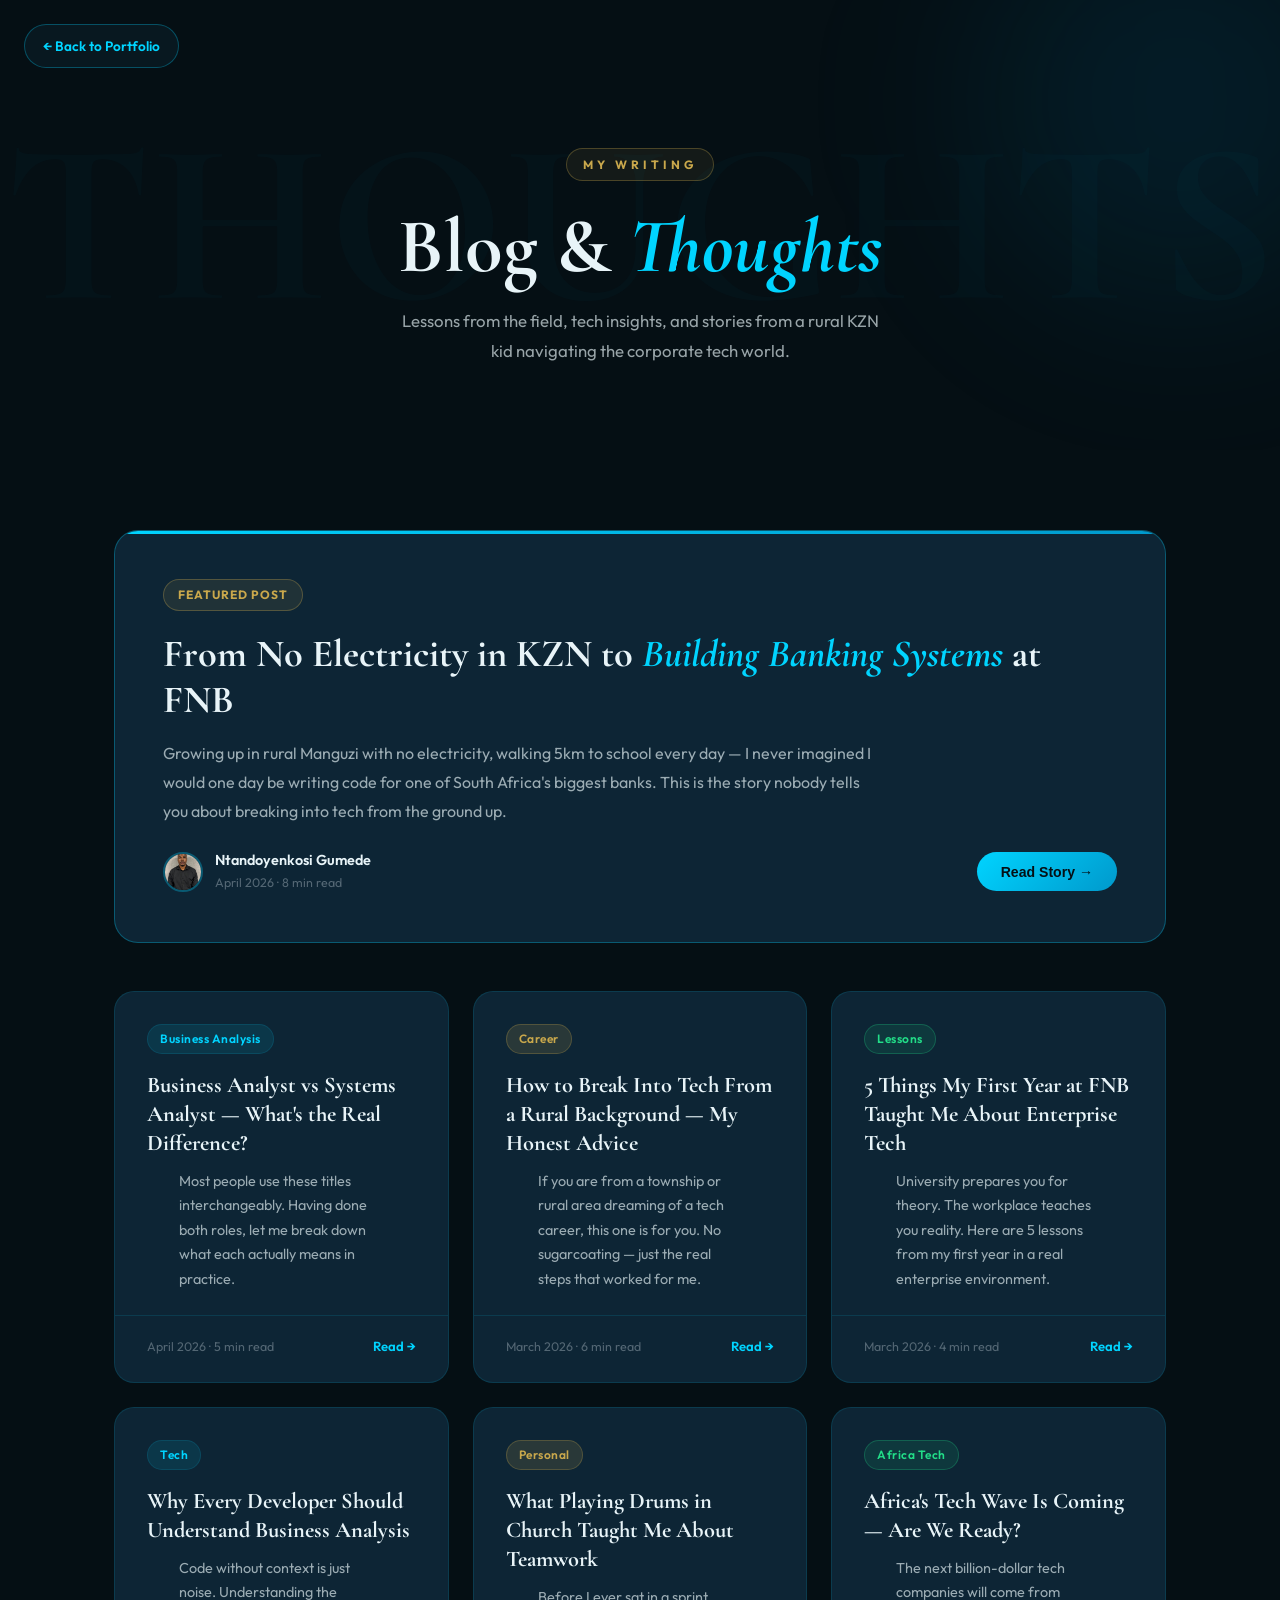
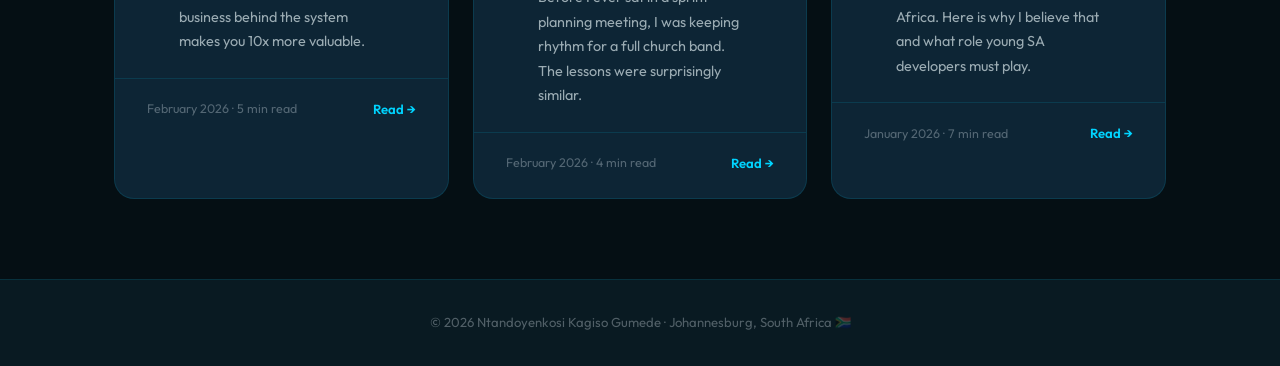
<file: blog.html>
<!DOCTYPE html>
<html lang="en">
<head>
    <meta charset="UTF-8">
    <meta name="viewport" content="width=device-width, initial-scale=1.0">
    <title>Ntandoyenkosi — Blog & Thoughts</title>
    <link href="https://fonts.googleapis.com/css2?family=Cormorant+Garamond:ital,wght@0,400;0,600;0,700;1,400&family=Outfit:wght@300;400;500;600;700&display=swap" rel="stylesheet">
    <style>
        :root{--primary:#050f14;--surface:#091a22;--card:#0d2535;--border:rgba(0,212,255,0.12);--border-strong:rgba(0,212,255,0.3);--accent:#00d4ff;--accent-dim:rgba(0,212,255,0.1);--gold:#c9a84c;--gold-dim:rgba(201,168,76,0.15);--text:#e8f4f8;--text-muted:rgba(232,244,248,0.65);--text-faint:rgba(232,244,248,0.32);--gradient:linear-gradient(135deg,#00d4ff 0%,#0099cc 100%);}
        *,*::before,*::after{margin:0;padding:0;box-sizing:border-box;}
        html{scroll-behavior:smooth;}
        body{font-family:'Outfit',sans-serif;background:var(--primary);color:var(--text);line-height:1.65;overflow-x:hidden;}
        ::-webkit-scrollbar{width:5px;}
        ::-webkit-scrollbar-thumb{background:var(--accent);border-radius:10px;}

        #progress-bar{position:fixed;top:0;left:0;height:3px;background:var(--gradient);z-index:9999;width:0%;transition:width .1s linear;}

        .back-btn{position:fixed;top:24px;left:24px;z-index:100;display:inline-flex;align-items:center;gap:8px;background:rgba(9,26,34,0.92);border:1px solid var(--border-strong);color:var(--accent);padding:10px 18px;border-radius:50px;text-decoration:none;font-size:.85rem;font-weight:600;backdrop-filter:blur(14px);transition:all .3s ease;}
        .back-btn:hover{background:var(--accent-dim);transform:translateX(-3px);}

        #back-to-top{position:fixed;bottom:28px;right:28px;width:48px;height:48px;background:var(--card);border:1px solid var(--border-strong);border-radius:50%;display:flex;align-items:center;justify-content:center;cursor:pointer;z-index:999;color:var(--accent);opacity:0;pointer-events:none;transform:translateY(10px);transition:all .3s ease;}
        #back-to-top.visible{opacity:1;pointer-events:all;transform:translateY(0);}
        #back-to-top:hover{background:var(--accent-dim);transform:translateY(-3px);}

        .page-hero{min-height:50vh;display:flex;align-items:center;justify-content:center;position:relative;overflow:hidden;padding:8rem 2rem 4rem;}
        .hero-bg-text{position:absolute;font-family:'Cormorant Garamond',serif;font-size:clamp(6rem,18vw,16rem);font-weight:700;color:rgba(0,212,255,0.025);top:50%;left:50%;transform:translate(-50%,-50%);white-space:nowrap;pointer-events:none;user-select:none;}
        .orb{position:absolute;border-radius:50%;filter:blur(90px);pointer-events:none;}
        .orb-a{width:400px;height:400px;background:rgba(0,150,200,0.1);top:-100px;right:-100px;animation:driftA 14s ease-in-out infinite;}
        @keyframes driftA{0%,100%{transform:translate(0,0)}50%{transform:translate(-30px,40px)}}
        .hero-inner{position:relative;z-index:2;text-align:center;max-width:700px;}
        .page-label{display:inline-block;font-size:.75rem;font-weight:700;letter-spacing:4px;text-transform:uppercase;color:var(--gold);border:1px solid rgba(201,168,76,0.3);background:rgba(201,168,76,0.08);padding:6px 16px;border-radius:50px;margin-bottom:1.5rem;animation:fadeUp .8s .1s ease-out both;}
        .page-title{font-family:'Cormorant Garamond',serif;font-size:clamp(2.5rem,6vw,5rem);font-weight:700;line-height:1.1;margin-bottom:1rem;animation:fadeUp .8s .2s ease-out both;}
        .page-title em{font-style:italic;color:var(--accent);}
        .page-subtitle{font-size:1.05rem;color:var(--text-muted);max-width:500px;margin:0 auto;line-height:1.8;animation:fadeUp .8s .3s ease-out both;}

        .section{padding:5rem 0;position:relative;z-index:1;}
        .container{max-width:1100px;margin:0 auto;padding:0 24px;}

        .blog-featured{background:var(--card);border:1px solid var(--border-strong);border-radius:24px;padding:3rem;margin-bottom:3rem;position:relative;overflow:hidden;transition:all .3s ease;cursor:pointer;}
        .blog-featured::before{content:'';position:absolute;top:0;left:0;right:0;height:3px;background:var(--gradient);}
        .blog-featured:hover{transform:translateY(-4px);box-shadow:0 16px 40px rgba(0,0,0,0.4);}
        .featured-label{display:inline-flex;align-items:center;gap:6px;background:rgba(201,168,76,0.1);color:var(--gold);border:1px solid rgba(201,168,76,0.3);padding:5px 14px;border-radius:50px;font-size:.75rem;font-weight:700;letter-spacing:1px;text-transform:uppercase;margin-bottom:1.25rem;}
        .blog-featured h2{font-family:'Cormorant Garamond',serif;font-size:clamp(1.8rem,3vw,2.5rem);font-weight:700;line-height:1.2;margin-bottom:1rem;}
        .blog-featured h2 em{font-style:italic;color:var(--accent);}
        .blog-featured p{font-size:1rem;color:var(--text-muted);line-height:1.8;max-width:720px;margin-bottom:1.5rem;}
        .blog-featured-footer{display:flex;align-items:center;justify-content:space-between;flex-wrap:wrap;gap:1rem;}
        .author-info{display:flex;align-items:center;gap:.75rem;}
        .author-avatar{width:40px;height:40px;border-radius:50%;overflow:hidden;border:2px solid var(--border-strong);}
        .author-avatar img{width:100%;height:100%;object-fit:cover;}
        .author-name{display:block;font-size:.9rem;font-weight:600;}
        .author-date{display:block;font-size:.78rem;color:var(--text-faint);}
        .read-btn{display:inline-flex;align-items:center;gap:8px;background:var(--gradient);color:var(--primary);padding:.7rem 1.5rem;border-radius:50px;font-weight:700;font-size:.88rem;text-decoration:none;transition:all .3s ease;border:none;cursor:pointer;}
        .read-btn:hover{transform:translateY(-2px);box-shadow:0 6px 20px rgba(0,212,255,0.4);}

        .blog-grid{display:grid;grid-template-columns:repeat(3,1fr);gap:1.5rem;}
        .blog-card{background:var(--card);border:1px solid var(--border);border-radius:20px;overflow:hidden;transition:all .35s ease;display:flex;flex-direction:column;cursor:pointer;}
        .blog-card:hover{border-color:var(--border-strong);transform:translateY(-8px);box-shadow:0 16px 40px rgba(0,0,0,0.4);}
        .blog-card-top{padding:2rem 2rem 0;}
        .blog-tag{display:inline-block;background:var(--accent-dim);color:var(--accent);border:1px solid var(--border);padding:4px 12px;border-radius:50px;font-size:.75rem;font-weight:600;letter-spacing:.5px;margin-bottom:1rem;}
        .blog-tag.gold{background:var(--gold-dim);color:var(--gold);border-color:rgba(201,168,76,0.25);}
        .blog-tag.green{background:rgba(34,221,136,0.1);color:#22dd88;border-color:rgba(34,221,136,0.25);}
        .blog-card h2{font-family:'Cormorant Garamond',serif;font-size:1.4rem;font-weight:700;line-height:1.3;margin-bottom:.75rem;color:var(--text);}
        .blog-card p{font-size:.9rem;color:var(--text-muted);line-height:1.7;padding:0 2rem;}
        .blog-card-bottom{padding:1.25rem 2rem 1.5rem;margin-top:auto;display:flex;align-items:center;justify-content:space-between;border-top:1px solid var(--border);margin-top:1.5rem;}
        .blog-meta{font-size:.78rem;color:var(--text-faint);}
        .blog-read{font-size:.82rem;color:var(--accent);font-weight:600;}

        .modal-overlay{position:fixed;inset:0;background:rgba(5,15,20,0.95);z-index:10000;display:flex;align-items:flex-start;justify-content:center;padding:2rem;overflow-y:auto;opacity:0;pointer-events:none;transition:opacity .3s ease;}
        .modal-overlay.active{opacity:1;pointer-events:all;}
        .modal-box{background:var(--surface);border:1px solid var(--border-strong);border-radius:24px;max-width:780px;width:100%;padding:3rem;position:relative;margin:auto;animation:modalIn .3s ease-out;}
        @keyframes modalIn{from{transform:translateY(30px);opacity:0}to{transform:translateY(0);opacity:1}}
        .modal-close{position:absolute;top:1.5rem;right:1.5rem;background:var(--card);border:1px solid var(--border);color:var(--text-muted);width:36px;height:36px;border-radius:50%;display:flex;align-items:center;justify-content:center;cursor:pointer;font-size:1.2rem;transition:all .3s ease;}
        .modal-close:hover{border-color:var(--border-strong);color:var(--text);}
        .modal-tag{display:inline-block;background:var(--accent-dim);color:var(--accent);border:1px solid var(--border);padding:4px 12px;border-radius:50px;font-size:.75rem;font-weight:600;margin-bottom:1.25rem;}
        .modal-tag.gold{background:var(--gold-dim);color:var(--gold);border-color:rgba(201,168,76,0.3);}
        .modal-tag.green{background:rgba(34,221,136,0.1);color:#22dd88;border-color:rgba(34,221,136,0.25);}
        .modal-title{font-family:'Cormorant Garamond',serif;font-size:clamp(1.8rem,4vw,2.8rem);font-weight:700;line-height:1.2;margin-bottom:1rem;}
        .modal-meta{font-size:.82rem;color:var(--text-faint);margin-bottom:2rem;padding-bottom:1.5rem;border-bottom:1px solid var(--border);}
        .modal-body p{font-size:1rem;color:var(--text-muted);line-height:1.9;margin-bottom:1.25rem;}
        .modal-body p strong{color:var(--text);}
        .modal-body h3{font-family:'Cormorant Garamond',serif;font-size:1.5rem;font-weight:700;color:var(--accent);margin:2rem 0 .75rem;}
        .modal-body blockquote{border-left:3px solid var(--accent);padding:1rem 1.5rem;margin:1.5rem 0;background:var(--card);border-radius:0 12px 12px 0;font-style:italic;color:var(--text-muted);font-size:1.05rem;}

        .footer{background:var(--surface);border-top:1px solid var(--border);padding:2rem 0;text-align:center;}
        .footer p{font-size:.82rem;color:var(--text-faint);}

        .reveal{opacity:0;transform:translateY(25px);transition:opacity .65s ease,transform .65s ease;}
        .reveal.visible{opacity:1;transform:translateY(0);}
        @keyframes fadeUp{from{opacity:0;transform:translateY(25px)}to{opacity:1;transform:translateY(0)}}

        @media(max-width:900px){.blog-grid{grid-template-columns:1fr 1fr;}}
        @media(max-width:600px){.blog-grid{grid-template-columns:1fr;}.modal-box{padding:2rem 1.25rem;}.blog-featured{padding:2rem;}}
    </style>
</head>
<body>

<div id="progress-bar"></div>
<a href="index.html" class="back-btn">← Back to Portfolio</a>
<button id="back-to-top" title="Back to top">
    <svg width="18" height="18" viewBox="0 0 24 24" fill="none" stroke="currentColor" stroke-width="2.5"><path d="M18 15l-6-6-6 6"/></svg>
</button>

<!-- HERO -->
<section class="page-hero">
    <div class="hero-bg-text">THOUGHTS</div>
    <div class="orb orb-a"></div>
    <div class="hero-inner">
        <span class="page-label">My Writing</span>
        <h1 class="page-title">Blog &amp; <em>Thoughts</em></h1>
        <p class="page-subtitle">Lessons from the field, tech insights, and stories from a rural KZN kid navigating the corporate tech world.</p>
    </div>
</section>

<!-- BLOG POSTS -->
<section class="section">
    <div class="container">

        <!-- FEATURED -->
        <div class="blog-featured reveal" onclick="openModal('post1')">
            <div class="featured-label"> Featured Post</div>
            <h2>From No Electricity in KZN to <em>Building Banking Systems</em> at FNB</h2>
            <p>Growing up in rural Manguzi with no electricity, walking 5km to school every day — I never imagined I would one day be writing code for one of South Africa's biggest banks. This is the story nobody tells you about breaking into tech from the ground up.</p>
            <div class="blog-featured-footer">
                <div class="author-info">
                    <div class="author-avatar"><img src="profile-image.jpeg" alt="Ntandoyenkosi"></div>
                    <div>
                        <span class="author-name">Ntandoyenkosi Gumede</span>
                        <span class="author-date">April 2026 · 8 min read</span>
                    </div>
                </div>
                <button class="read-btn">Read Story →</button>
            </div>
        </div>

        <!-- GRID -->
        <div class="blog-grid">
            <div class="blog-card reveal" onclick="openModal('post2')">
                <div class="blog-card-top">
                    <span class="blog-tag">Business Analysis</span>
                    <h2>Business Analyst vs Systems Analyst — What's the Real Difference?</h2>
                    <p>Most people use these titles interchangeably. Having done both roles, let me break down what each actually means in practice.</p>
                </div>
                <div class="blog-card-bottom">
                    <span class="blog-meta">April 2026 · 5 min read</span>
                    <span class="blog-read">Read →</span>
                </div>
            </div>

            <div class="blog-card reveal" onclick="openModal('post3')">
                <div class="blog-card-top">
                    <span class="blog-tag gold">Career</span>
                    <h2>How to Break Into Tech From a Rural Background — My Honest Advice</h2>
                    <p>If you are from a township or rural area dreaming of a tech career, this one is for you. No sugarcoating — just the real steps that worked for me.</p>
                </div>
                <div class="blog-card-bottom">
                    <span class="blog-meta">March 2026 · 6 min read</span>
                    <span class="blog-read">Read →</span>
                </div>
            </div>

            <div class="blog-card reveal" onclick="openModal('post4')">
                <div class="blog-card-top">
                    <span class="blog-tag green">Lessons</span>
                    <h2>5 Things My First Year at FNB Taught Me About Enterprise Tech</h2>
                    <p>University prepares you for theory. The workplace teaches you reality. Here are 5 lessons from my first year in a real enterprise environment.</p>
                </div>
                <div class="blog-card-bottom">
                    <span class="blog-meta">March 2026 · 4 min read</span>
                    <span class="blog-read">Read →</span>
                </div>
            </div>

            <div class="blog-card reveal" onclick="openModal('post5')">
                <div class="blog-card-top">
                    <span class="blog-tag">Tech</span>
                    <h2>Why Every Developer Should Understand Business Analysis</h2>
                    <p>Code without context is just noise. Understanding the business behind the system makes you 10x more valuable.</p>
                </div>
                <div class="blog-card-bottom">
                    <span class="blog-meta">February 2026 · 5 min read</span>
                    <span class="blog-read">Read →</span>
                </div>
            </div>

            <div class="blog-card reveal" onclick="openModal('post6')">
                <div class="blog-card-top">
                    <span class="blog-tag gold">Personal</span>
                    <h2>What Playing Drums in Church Taught Me About Teamwork</h2>
                    <p>Before I ever sat in a sprint planning meeting, I was keeping rhythm for a full church band. The lessons were surprisingly similar.</p>
                </div>
                <div class="blog-card-bottom">
                    <span class="blog-meta">February 2026 · 4 min read</span>
                    <span class="blog-read">Read →</span>
                </div>
            </div>

            <div class="blog-card reveal" onclick="openModal('post7')">
                <div class="blog-card-top">
                    <span class="blog-tag green">Africa Tech</span>
                    <h2>Africa's Tech Wave Is Coming — Are We Ready?</h2>
                    <p>The next billion-dollar tech companies will come from Africa. Here is why I believe that and what role young SA developers must play.</p>
                </div>
                <div class="blog-card-bottom">
                    <span class="blog-meta">January 2026 · 7 min read</span>
                    <span class="blog-read">Read →</span>
                </div>
            </div>
        </div>
    </div>
</section>

<footer class="footer">
    <div class="container">
        <p>&copy; 2026 Ntandoyenkosi Kagiso Gumede · Johannesburg, South Africa 🇿🇦</p>
    </div>
</footer>

<!-- MODAL -->
<div class="modal-overlay" id="modal" onclick="closeModalOutside(event)">
    <div class="modal-box">
        <button class="modal-close" onclick="closeModal()">×</button>
        <div id="modal-content"></div>
    </div>
</div>

<script>
const posts = {
    post1:{tag:' Featured',tagClass:'',title:'From No Electricity in KZN to Building Banking Systems at FNB',meta:'Ntandoyenkosi Gumede · April 2026 · 8 min read',body:`
        <p>I was born in <strong>Manguzi, KwaZulu-Natal</strong> — a rural area where electricity was not a given. Every morning I woke up before the sun, walked more than 5 kilometres to school, came back, helped with the cows and the crops, and went to sleep. That was life.</p>
        <h3>The Moment Everything Changed</h3>
        <p>In matric at Nodineka High School, I discovered technology. Not just computers — the <strong>idea</strong> that technology could solve the exact problems I saw in my community every day. I decided right then: this was my path.</p>
        <blockquote>"I did not choose tech because it was trendy. I chose it because I believed it could change lives — starting with mine."</blockquote>
        <h3>Moving to Johannesburg</h3>
        <p>I enrolled at <strong>Tshwane University of Technology</strong> for a Diploma in Informatics. Moving from rural KZN to Johannesburg was a culture shock. But the same resilience that got me through 5km walks to school got me through every late night in the computer lab.</p>
        <h3>Landing at FNB</h3>
        <p>Today I am a Software Developer Learner at <strong>First National Bank</strong> — building systems that serve hundreds of thousands of South Africans. Every time I push code to production, I think about that boy in Manguzi. He would be proud.</p>
        <p>If you are reading this from a rural area or township and wondering whether tech is for you — the answer is absolutely yes. The journey is hard. The rewards are real.</p>
    `},
    post2:{tag:'Business Analysis',tagClass:'',title:"Business Analyst vs Systems Analyst — What's the Real Difference?",meta:'Ntandoyenkosi Gumede · April 2026 · 5 min read',body:`
        <p>After working both roles at Rain Cloud and FNB, I can tell you with confidence — these titles are <strong>not the same</strong>, and the difference matters more than most people realise.</p>
        <h3>The Business Analyst</h3>
        <p>A Business Analyst lives in the <strong>problem space</strong>. Your job is to understand what the business needs, why they need it, and translate that into requirements that developers can act on. You talk to stakeholders, run workshops, write BRDs and user stories. You are the bridge.</p>
        <h3>The Systems Analyst</h3>
        <p>A Systems Analyst lives in the <strong>solution space</strong>. You take those requirements and design how the system will actually work — UML diagrams, database schemas, API specifications, data flows. You are the architect.</p>
        <blockquote>"The BA asks WHAT and WHY. The SA asks HOW."</blockquote>
        <h3>Why You Need Both Skills</h3>
        <p>In most South African enterprises, one person does both. That is why understanding both roles makes you <strong>incredibly valuable</strong>. You can translate between the business world and the technical world fluently — and that skill is rare.</p>
    `},
    post3:{tag:'Career',tagClass:'gold',title:'How to Break Into Tech From a Rural Background — My Honest Advice',meta:'Ntandoyenkosi Gumede · March 2026 · 6 min read',body:`
        <p>Let me be real with you. The tech industry was not built with people like us in mind. But that does not mean we cannot get in, thrive, and eventually change it from the inside.</p>
        <h3>Step 1: Start With What You Have</h3>
        <p>You do not need a laptop, fast internet, or a tech park nearby to start learning. I started on a university computer lab. Use libraries. Use your phone. Use whatever you have access to — <strong>resourcefulness is your superpower</strong>.</p>
        <h3>Step 2: Get a Qualification</h3>
        <p>A diploma, a degree, a certificate from a reputable online platform — it all counts. Mine was a <strong>Diploma in Informatics from TUT</strong>. It opened the first door.</p>
        <h3>Step 3: Apply for Learnerships and Internships</h3>
        <p>FNB, Standard Bank, Accenture, Vodacom — South African companies run learnerships specifically for young people. <strong>Apply to everything</strong>. Rejection is just redirection.</p>
        <blockquote>"You do not need to know everything to start. You just need to start."</blockquote>
        <h3>Step 4: Build in Public</h3>
        <p>Create a portfolio. Put it on GitHub. Share it on LinkedIn. Let people see your work before they see your background. Your skills should speak first.</p>
    `},
    post4:{tag:'Lessons',tagClass:'green',title:'5 Things My First Year at FNB Taught Me About Enterprise Tech',meta:'Ntandoyenkosi Gumede · March 2026 · 4 min read',body:`
        <p>University is theory. The enterprise is reality. Here are the 5 things nobody warned me about.</p>
        <h3>1. Documentation Is Everything</h3>
        <p>In university you write code and move on. In enterprise, <strong>if it is not documented, it did not happen</strong>. Every decision, every requirement, every change — document it.</p>
        <h3>2. Communication Is a Technical Skill</h3>
        <p>Being able to explain a complex system to a non-technical stakeholder is just as important as building the system. I have seen brilliant developers fail because they could not communicate their work.</p>
        <h3>3. Nothing Goes Live Without Testing</h3>
        <p>Production is sacred. Before anything touches real users, it must survive multiple rounds of testing. UAT is not optional — it is survival.</p>
        <h3>4. Agile Is a Mindset, Not Just a Process</h3>
        <p>Sprint planning, stand-ups, retrospectives — done right, Agile is how you <strong>stay sane</strong> in a fast-moving environment.</p>
        <h3>5. Ask Questions Early and Often</h3>
        <p>Silence is the most expensive thing in tech. If you do not understand a requirement, ask. It is much cheaper to clarify upfront than to rebuild later.</p>
    `},
    post5:{tag:'Tech',tagClass:'',title:'Why Every Developer Should Understand Business Analysis',meta:'Ntandoyenkosi Gumede · February 2026 · 5 min read',body:`
        <p>I have seen developers write technically perfect code that solved the completely wrong problem. Thousands of hours wasted. All because nobody understood what the business actually needed.</p>
        <h3>Code Without Context Is Just Noise</h3>
        <p>When you understand Business Analysis, you stop asking "what should I build?" and start asking "what problem are we solving?" That shift changes everything about how you work.</p>
        <blockquote>"A developer who understands the business is worth five who only understand the code."</blockquote>
        <h3>What to Learn</h3>
        <p>You do not need to become a full BA. But understanding <strong>user stories, requirements gathering, and stakeholder communication</strong> will make you the developer that everyone wants on their team.</p>
        <h3>The Practical Benefit</h3>
        <p>When you understand why a feature exists, you write better code. You anticipate edge cases. You ask the right questions before starting. You deliver something the client actually wanted — not just what they asked for.</p>
    `},
    post6:{tag:'Personal',tagClass:'gold',title:'What Playing Drums in Church Taught Me About Teamwork',meta:'Ntandoyenkosi Gumede · February 2026 · 4 min read',body:`
        <p>Long before I ever sat in a sprint planning session, I was behind a drum kit in a small church in rural KwaZulu-Natal. Those Sunday mornings taught me more about collaboration than any management course ever could.</p>
        <h3>Everyone Has a Part</h3>
        <p>In a band, every instrument matters. The drums keep the time. The guitar carries the melody. The choir brings the voice. If one person plays too loud or goes off tempo — <strong>the whole thing falls apart</strong>. A software team is exactly the same.</p>
        <h3>Listen More Than You Play</h3>
        <p>The best drummers I knew were also the best listeners. They could hear where the song was going before it got there. In teams, the best contributors are the ones who <strong>listen to understand, not just to respond</strong>.</p>
        <blockquote>"The drummer who listens holds the band together. The analyst who listens holds the project together."</blockquote>
        <h3>Timing Is Everything</h3>
        <p>In music, a note played at the wrong time is noise. In business, a requirement delivered late is a risk. Timing matters in every domain.</p>
    `},
    post7:{tag:'Africa Tech',tagClass:'green',title:"Africa's Tech Wave Is Coming — Are We Ready?",meta:'Ntandoyenkosi Gumede · January 2026 · 7 min read',body:`
        <p>I believe the next great technology movement is going to come from Africa. Not in spite of our challenges — but <strong>because of them</strong>. Necessity is the mother of invention, and Africa has necessity in abundance.</p>
        <h3>The Evidence Is Already Here</h3>
        <p>M-Pesa transformed mobile payments across East Africa. Nigeria's tech ecosystem produces world-class startups. South Africa has some of the most sophisticated banking infrastructure on the planet. The foundation is being built.</p>
        <h3>What Needs to Change</h3>
        <p>Access. A kid in rural KZN with the talent to build the next great app cannot do it without electricity, internet, and opportunity. We need <strong>infrastructure investment, learnerships, and mentorship pipelines</strong> that reach beyond the cities.</p>
        <blockquote>"The next African unicorn might be sitting in a township right now — waiting for someone to open the door."</blockquote>
        <h3>What I Plan to Do About It</h3>
        <p>When I reach my goals at FNB and beyond, I plan to go back — to communities like Manguzi — and create the access that I had to work so hard to find. The talent is there. It has always been there. It just needs a door.</p>
    `}
};

function openModal(id) {
    const p = posts[id];
    document.getElementById('modal-content').innerHTML = `
        <span class="modal-tag ${p.tagClass}">${p.tag}</span>
        <h2 class="modal-title">${p.title}</h2>
        <p class="modal-meta">${p.meta}</p>
        <div class="modal-body">${p.body}</div>
    `;
    document.getElementById('modal').classList.add('active');
    document.body.style.overflow = 'hidden';
}

function closeModal() {
    document.getElementById('modal').classList.remove('active');
    document.body.style.overflow = '';
}

function closeModalOutside(e) {
    if (e.target === document.getElementById('modal')) closeModal();
}

// Progress bar
window.addEventListener('scroll', () => {
    const s = document.documentElement.scrollTop;
    const h = document.documentElement.scrollHeight - document.documentElement.clientHeight;
    document.getElementById('progress-bar').style.width = (s / h * 100) + '%';
    document.getElementById('back-to-top').classList.toggle('visible', s > 300);
}, { passive: true });

document.getElementById('back-to-top').addEventListener('click', () => {
    window.scrollTo({ top: 0, behavior: 'smooth' });
});

// Reveal
const obs = new IntersectionObserver(entries => {
    entries.forEach(e => {
        if (e.isIntersecting) { e.target.classList.add('visible'); obs.unobserve(e.target); }
    });
}, { threshold: 0.08 });
document.querySelectorAll('.reveal').forEach(el => obs.observe(el));
</script>
</body>
</html>
</file>
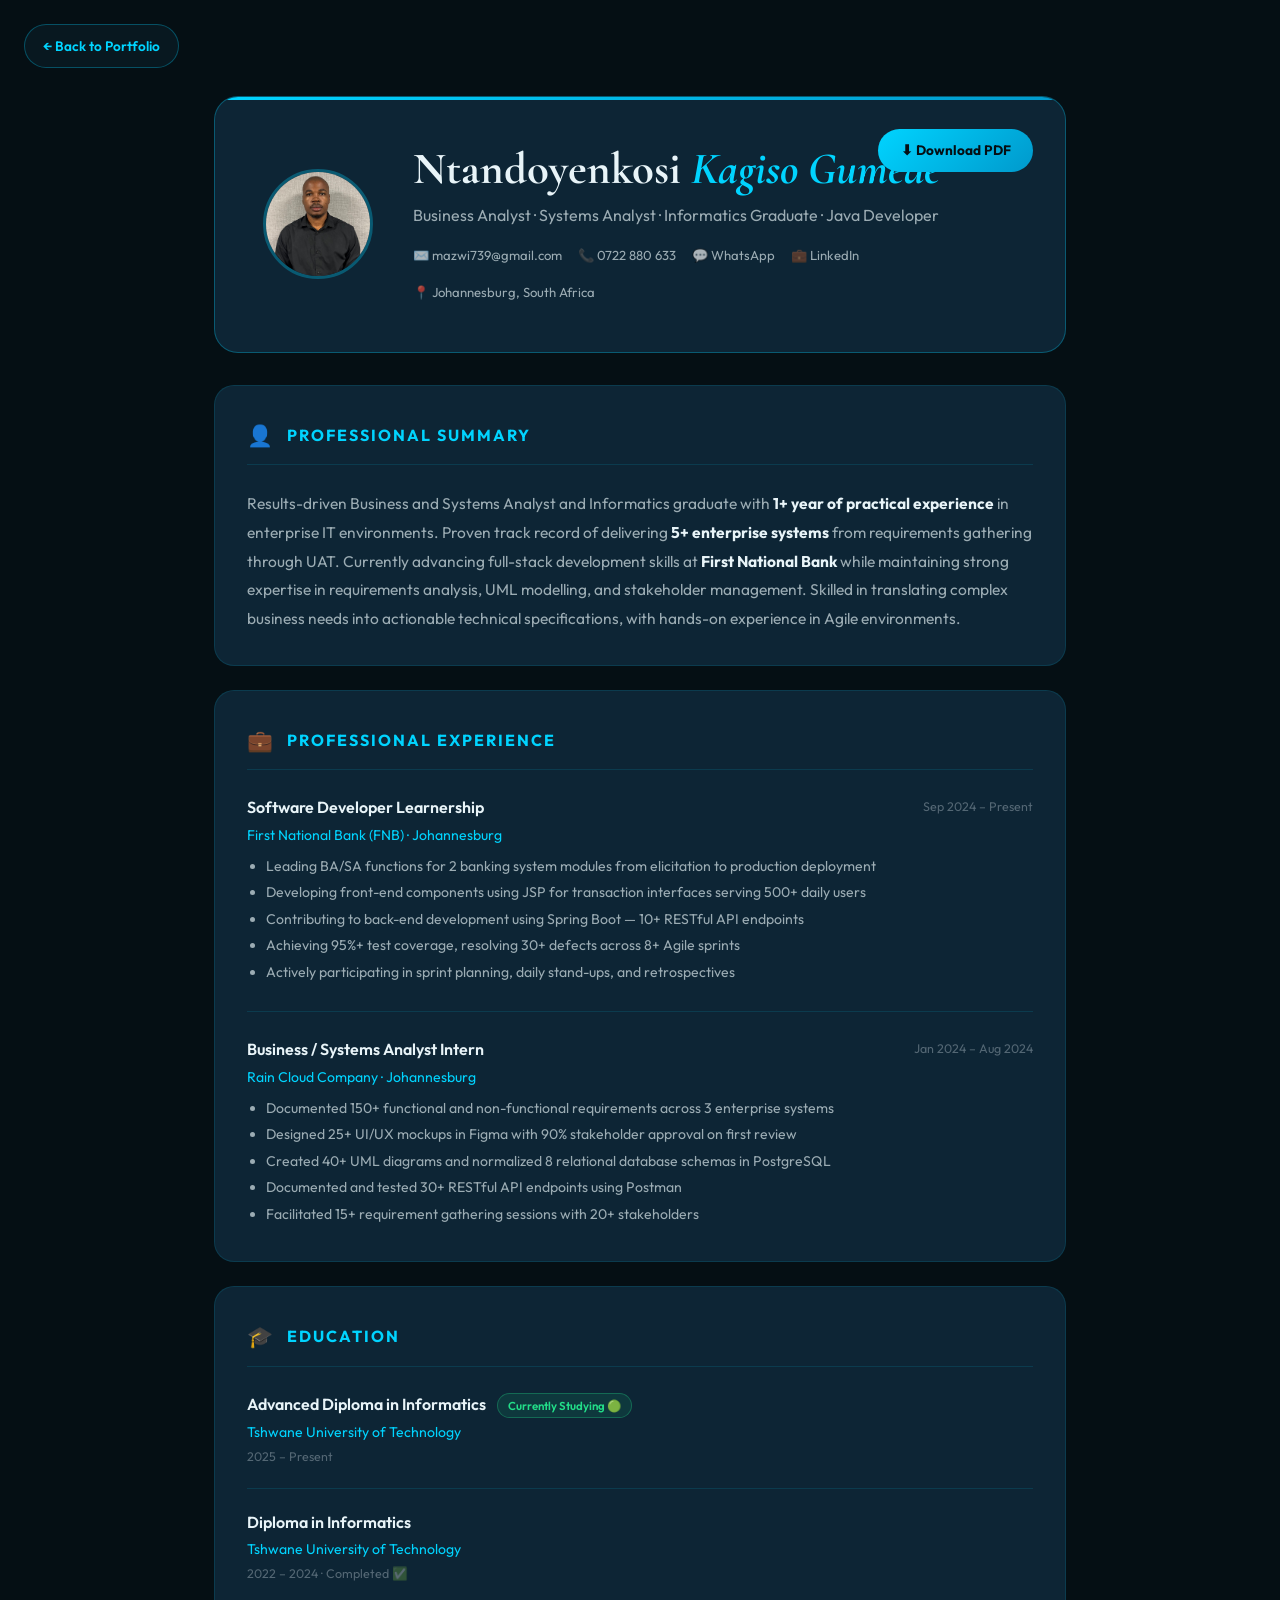
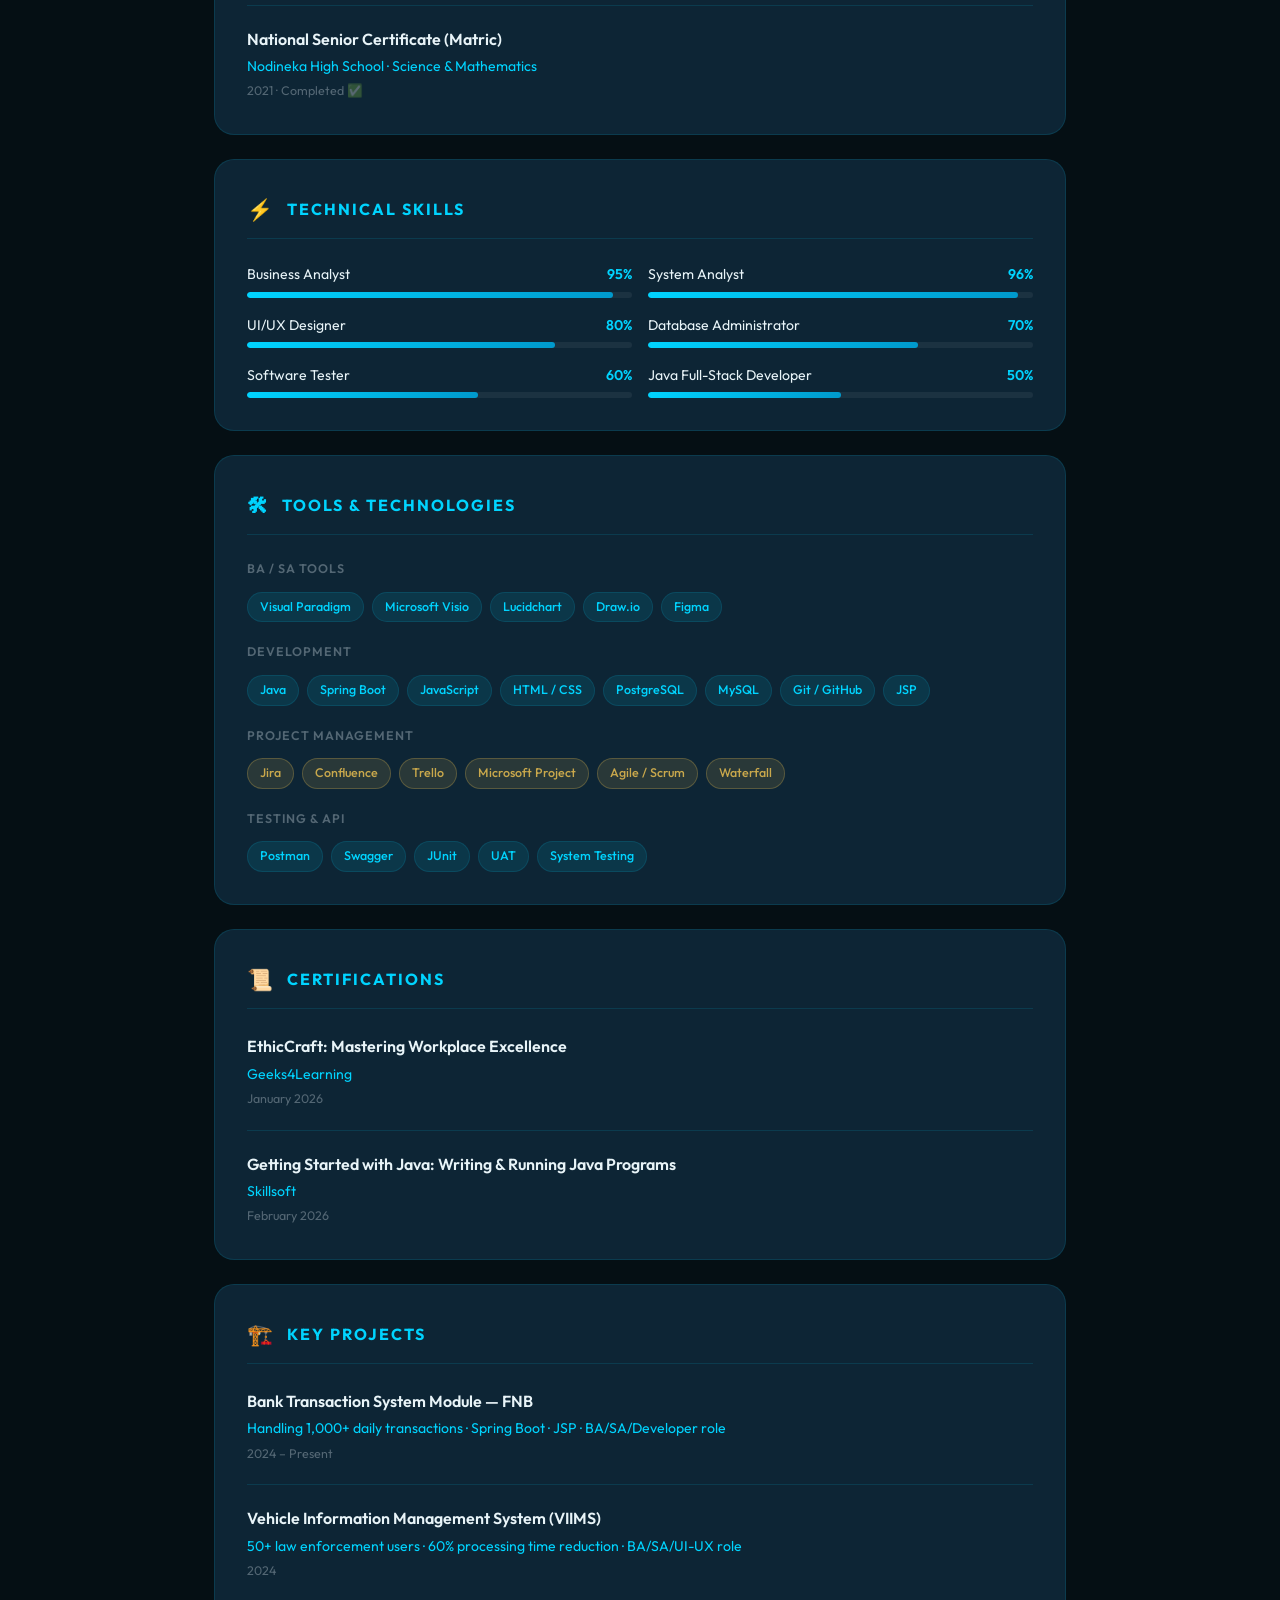
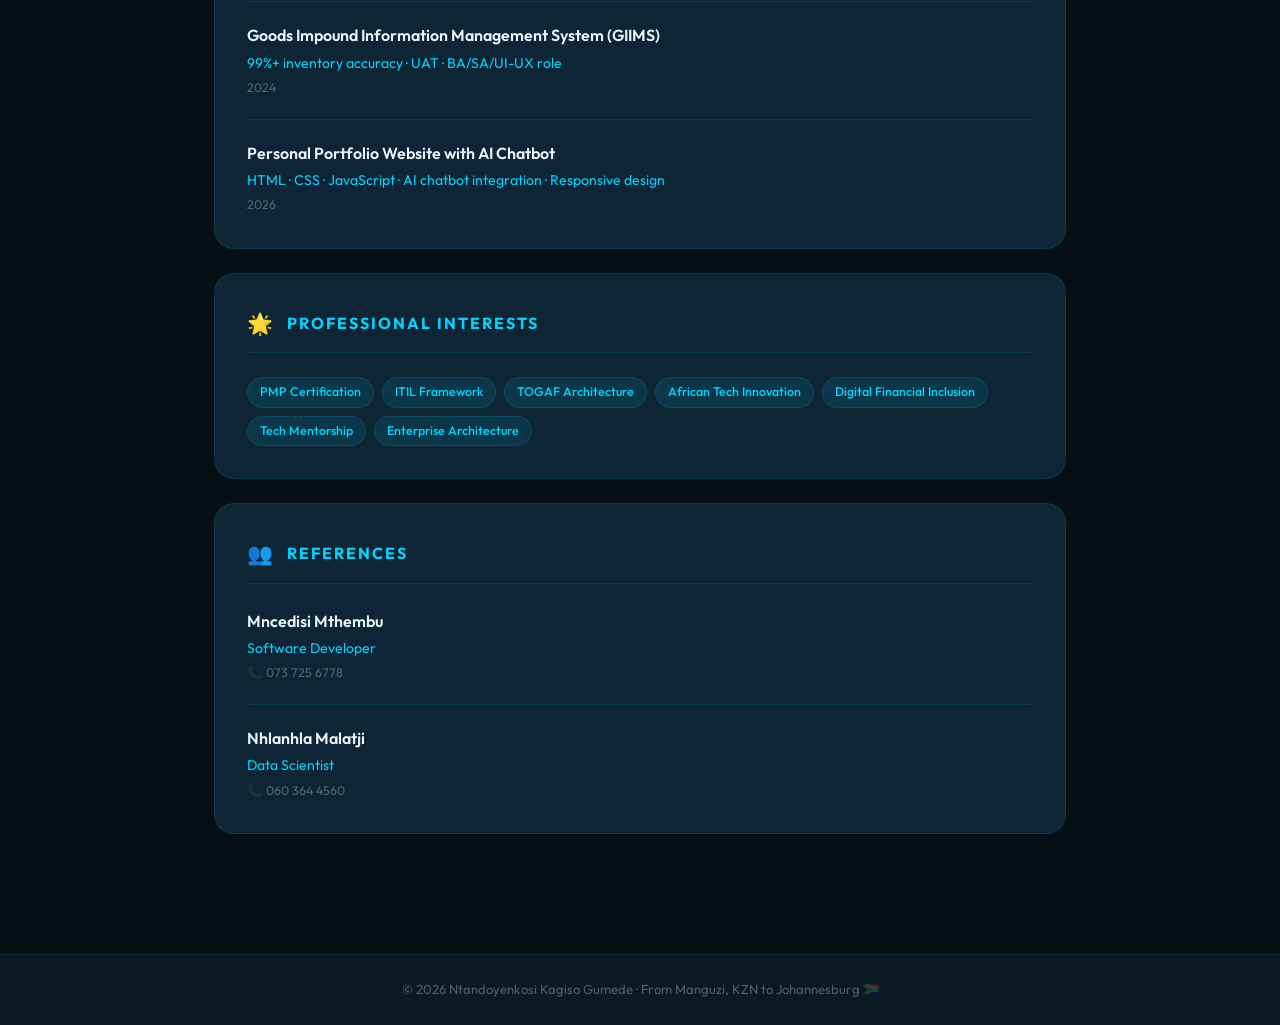
<file: resume.html>
<!DOCTYPE html>
<html lang="en">
<head>
    <meta charset="UTF-8">
    <meta name="viewport" content="width=device-width, initial-scale=1.0">
    <title>Ntandoyenkosi Gumede — Interactive CV</title>
    <link href="https://fonts.googleapis.com/css2?family=Cormorant+Garamond:ital,wght@0,400;0,600;0,700;1,400&family=Outfit:wght@300;400;500;600;700&display=swap" rel="stylesheet">
    <style>
        :root{--primary:#050f14;--surface:#091a22;--card:#0d2535;--border:rgba(0,212,255,0.12);--border-strong:rgba(0,212,255,0.3);--accent:#00d4ff;--accent-dim:rgba(0,212,255,0.1);--gold:#c9a84c;--gold-dim:rgba(201,168,76,0.15);--text:#e8f4f8;--text-muted:rgba(232,244,248,0.65);--text-faint:rgba(232,244,248,0.32);--gradient:linear-gradient(135deg,#00d4ff 0%,#0099cc 100%);--shadow:0 8px 32px rgba(0,0,0,0.5);}
        *,*::before,*::after{margin:0;padding:0;box-sizing:border-box;}
        html{scroll-behavior:smooth;}
        body{font-family:'Outfit',sans-serif;background:var(--primary);color:var(--text);line-height:1.65;overflow-x:hidden;}
        ::-webkit-scrollbar{width:5px;}
        ::-webkit-scrollbar-thumb{background:var(--accent);border-radius:10px;}

        #progress-bar{position:fixed;top:0;left:0;height:3px;background:var(--gradient);z-index:9999;width:0%;transition:width .1s linear;}

        .back-btn{position:fixed;top:24px;left:24px;z-index:100;display:inline-flex;align-items:center;gap:8px;background:rgba(9,26,34,0.92);border:1px solid var(--border-strong);color:var(--accent);padding:10px 18px;border-radius:50px;text-decoration:none;font-size:.85rem;font-weight:600;backdrop-filter:blur(14px);transition:all .3s ease;}
        .back-btn:hover{background:var(--accent-dim);transform:translateX(-3px);}

        #back-to-top{position:fixed;bottom:28px;right:28px;width:48px;height:48px;background:var(--card);border:1px solid var(--border-strong);border-radius:50%;display:flex;align-items:center;justify-content:center;cursor:pointer;z-index:999;color:var(--accent);opacity:0;pointer-events:none;transform:translateY(10px);transition:all .3s ease;}
        #back-to-top.visible{opacity:1;pointer-events:all;transform:translateY(0);}
        #back-to-top:hover{background:var(--accent-dim);transform:translateY(-3px);}

        .cv-wrapper{max-width:900px;margin:0 auto;padding:6rem 24px 4rem;}

        /* CV HEADER */
        .cv-header{background:var(--card);border:1px solid var(--border-strong);border-radius:24px;padding:3rem;margin-bottom:2rem;position:relative;overflow:hidden;display:grid;grid-template-columns:auto 1fr;gap:2.5rem;align-items:center;}
        .cv-header::before{content:'';position:absolute;top:0;left:0;right:0;height:3px;background:var(--gradient);}
        .cv-photo{width:110px;height:110px;border-radius:50%;overflow:hidden;border:3px solid var(--border-strong);flex-shrink:0;}
        .cv-photo img{width:100%;height:100%;object-fit:cover;object-position:center top;}
        .cv-name{font-family:'Cormorant Garamond',serif;font-size:2.8rem;font-weight:700;line-height:1.1;margin-bottom:.5rem;}
        .cv-name em{font-style:italic;color:var(--accent);}
        .cv-role{font-size:1rem;color:var(--text-muted);margin-bottom:1rem;}
        .cv-contacts{display:flex;flex-wrap:wrap;gap:1rem;}
        .cv-contact{display:flex;align-items:center;gap:6px;font-size:.82rem;color:var(--text-muted);text-decoration:none;transition:color .2s;}
        .cv-contact:hover{color:var(--accent);}
        .download-cv-btn{position:absolute;top:2rem;right:2rem;display:inline-flex;align-items:center;gap:8px;background:var(--gradient);color:var(--primary);padding:.65rem 1.4rem;border-radius:50px;font-weight:700;font-size:.85rem;text-decoration:none;transition:all .3s ease;}
        .download-cv-btn:hover{transform:translateY(-2px);box-shadow:0 6px 20px rgba(0,212,255,0.4);}

        /* CV SECTIONS */
        .cv-section{background:var(--card);border:1px solid var(--border);border-radius:20px;padding:2rem;margin-bottom:1.5rem;transition:all .3s ease;}
        .cv-section:hover{border-color:var(--border-strong);}
        .cv-section-title{display:flex;align-items:center;gap:.75rem;font-size:1rem;font-weight:700;letter-spacing:2px;text-transform:uppercase;color:var(--accent);margin-bottom:1.5rem;padding-bottom:.75rem;border-bottom:1px solid var(--border);}
        .cv-section-title span{font-size:1.3rem;}

        /* EXPERIENCE */
        .cv-exp-item{display:grid;grid-template-columns:1fr auto;gap:1rem;margin-bottom:1.5rem;padding-bottom:1.5rem;border-bottom:1px solid var(--border);}
        .cv-exp-item:last-child{margin-bottom:0;padding-bottom:0;border-bottom:none;}
        .cv-exp-title{font-size:1rem;font-weight:600;margin-bottom:3px;}
        .cv-exp-company{font-size:.88rem;color:var(--accent);margin-bottom:.5rem;}
        .cv-exp-date{font-size:.78rem;color:var(--text-faint);white-space:nowrap;text-align:right;padding-top:3px;}
        .cv-exp-list{margin-left:1.2rem;list-style:disc;}
        .cv-exp-list li{font-size:.88rem;color:var(--text-muted);margin-bottom:4px;line-height:1.6;}

        /* SKILLS */
        .cv-skills-grid{display:grid;grid-template-columns:repeat(2,1fr);gap:1rem;}
        .cv-skill{display:flex;flex-direction:column;gap:5px;}
        .cv-skill-header{display:flex;justify-content:space-between;font-size:.88rem;}
        .cv-skill-pct{color:var(--accent);font-weight:600;}
        .cv-skill-bar{height:6px;background:rgba(255,255,255,0.06);border-radius:10px;overflow:hidden;}
        .cv-skill-fill{height:100%;background:var(--gradient);border-radius:10px;animation:growBar 1.5s ease-out both;}
        @keyframes growBar{from{width:0 !important}}

        /* TAGS */
        .cv-tags{display:flex;flex-wrap:wrap;gap:.5rem;}
        .cv-tag{background:var(--accent-dim);color:var(--accent);border:1px solid var(--border);padding:4px 12px;border-radius:50px;font-size:.78rem;font-weight:500;}
        .cv-tag.gold{background:var(--gold-dim);color:var(--gold);border-color:rgba(201,168,76,0.3);}

        /* EDUCATION */
        .cv-edu-item{margin-bottom:1.25rem;padding-bottom:1.25rem;border-bottom:1px solid var(--border);}
        .cv-edu-item:last-child{margin-bottom:0;padding-bottom:0;border-bottom:none;}
        .cv-edu-degree{font-size:1rem;font-weight:600;margin-bottom:3px;}
        .cv-edu-school{font-size:.88rem;color:var(--accent);margin-bottom:3px;}
        .cv-edu-date{font-size:.78rem;color:var(--text-faint);}
        .cv-edu-current{display:inline-block;background:rgba(34,221,136,0.1);color:#22dd88;border:1px solid rgba(34,221,136,0.3);padding:2px 10px;border-radius:50px;font-size:.72rem;font-weight:600;margin-left:8px;}

        /* SUMMARY */
        .cv-summary{font-size:.97rem;color:var(--text-muted);line-height:1.85;}
        .cv-summary strong{color:var(--text);}

        /* REVEAL */
        .reveal{opacity:0;transform:translateY(20px);transition:opacity .5s ease,transform .5s ease;}
        .reveal.visible{opacity:1;transform:translateY(0);}

        /* FOOTER */
        .cv-footer{background:var(--surface);border-top:1px solid var(--border);padding:1.5rem;text-align:center;margin-top:2rem;}
        .cv-footer p{font-size:.82rem;color:var(--text-faint);}

        @media(max-width:600px){
            .cv-header{grid-template-columns:1fr;}
            .cv-photo{width:80px;height:80px;}
            .cv-name{font-size:2rem;}
            .download-cv-btn{position:static;margin-top:1rem;display:inline-flex;}
            .cv-skills-grid{grid-template-columns:1fr;}
            .cv-exp-item{grid-template-columns:1fr;}
            .cv-exp-date{text-align:left;}
        }
    </style>
</head>
<body>

<div id="progress-bar"></div>
<a href="index.html" class="back-btn">← Back to Portfolio</a>
<button id="back-to-top" title="Back to top">
    <svg width="18" height="18" viewBox="0 0 24 24" fill="none" stroke="currentColor" stroke-width="2.5"><path d="M18 15l-6-6-6 6"/></svg>
</button>

<div class="cv-wrapper">

    <!-- HEADER -->
    <div class="cv-header reveal">
        <div class="cv-photo">
            <img src="profile-image.jpeg" alt="Ntandoyenkosi Gumede">
        </div>
        <div>
            <h1 class="cv-name">Ntandoyenkosi <em>Kagiso Gumede</em></h1>
            <p class="cv-role">Business Analyst · Systems Analyst · Informatics Graduate · Java Developer</p>
            <div class="cv-contacts">
                <a href="mailto:mazwi739@gmail.com" class="cv-contact">✉️ mazwi739@gmail.com</a>
                <a href="tel:0722880633" class="cv-contact">📞 0722 880 633</a>
                <a href="https://wa.me/27722880633" class="cv-contact" target="_blank">💬 WhatsApp</a>
                <a href="https://www.linkedin.com/in/ntandoyenkosi-gumede-3428a3309/" class="cv-contact" target="_blank">💼 LinkedIn</a>
                <span class="cv-contact">📍 Johannesburg, South Africa</span>
            </div>
        </div>
        <a href="KagisoCv.pdf" download class="download-cv-btn">⬇ Download PDF</a>
    </div>

    <!-- SUMMARY -->
    <div class="cv-section reveal">
        <div class="cv-section-title"><span>👤</span> Professional Summary</div>
        <p class="cv-summary">
            Results-driven Business and Systems Analyst and Informatics graduate with <strong>1+ year of practical experience</strong> in enterprise IT environments. Proven track record of delivering <strong>5+ enterprise systems</strong> from requirements gathering through UAT. Currently advancing full-stack development skills at <strong>First National Bank</strong> while maintaining strong expertise in requirements analysis, UML modelling, and stakeholder management. Skilled in translating complex business needs into actionable technical specifications, with hands-on experience in Agile environments.
        </p>
    </div>

    <!-- EXPERIENCE -->
    <div class="cv-section reveal">
        <div class="cv-section-title"><span>💼</span> Professional Experience</div>

        <div class="cv-exp-item">
            <div>
                <div class="cv-exp-title">Software Developer Learnership</div>
                <div class="cv-exp-company">First National Bank (FNB) · Johannesburg</div>
                <ul class="cv-exp-list">
                    <li>Leading BA/SA functions for 2 banking system modules from elicitation to production deployment</li>
                    <li>Developing front-end components using JSP for transaction interfaces serving 500+ daily users</li>
                    <li>Contributing to back-end development using Spring Boot — 10+ RESTful API endpoints</li>
                    <li>Achieving 95%+ test coverage, resolving 30+ defects across 8+ Agile sprints</li>
                    <li>Actively participating in sprint planning, daily stand-ups, and retrospectives</li>
                </ul>
            </div>
            <div class="cv-exp-date">Sep 2024 – Present</div>
        </div>

        <div class="cv-exp-item">
            <div>
                <div class="cv-exp-title">Business / Systems Analyst Intern</div>
                <div class="cv-exp-company">Rain Cloud Company · Johannesburg</div>
                <ul class="cv-exp-list">
                    <li>Documented 150+ functional and non-functional requirements across 3 enterprise systems</li>
                    <li>Designed 25+ UI/UX mockups in Figma with 90% stakeholder approval on first review</li>
                    <li>Created 40+ UML diagrams and normalized 8 relational database schemas in PostgreSQL</li>
                    <li>Documented and tested 30+ RESTful API endpoints using Postman</li>
                    <li>Facilitated 15+ requirement gathering sessions with 20+ stakeholders</li>
                </ul>
            </div>
            <div class="cv-exp-date">Jan 2024 – Aug 2024</div>
        </div>
    </div>

    <!-- EDUCATION -->
    <div class="cv-section reveal">
        <div class="cv-section-title"><span>🎓</span> Education</div>

        <div class="cv-edu-item">
            <div class="cv-edu-degree">
                Advanced Diploma in Informatics
                <span class="cv-edu-current">Currently Studying 🟢</span>
            </div>
            <div class="cv-edu-school">Tshwane University of Technology</div>
            <div class="cv-edu-date">2025 – Present</div>
        </div>

        <div class="cv-edu-item">
            <div class="cv-edu-degree">Diploma in Informatics</div>
            <div class="cv-edu-school">Tshwane University of Technology</div>
            <div class="cv-edu-date">2022 – 2024 · Completed ✅</div>
        </div>

        <div class="cv-edu-item">
            <div class="cv-edu-degree">National Senior Certificate (Matric)</div>
            <div class="cv-edu-school">Nodineka High School · Science & Mathematics</div>
            <div class="cv-edu-date">2021 · Completed ✅</div>
        </div>
    </div>

    <!-- SKILLS -->
    <div class="cv-section reveal">
        <div class="cv-section-title"><span>⚡</span> Technical Skills</div>
        <div class="cv-skills-grid">
            <div class="cv-skill">
                <div class="cv-skill-header"><span>Business Analyst</span><span class="cv-skill-pct">95%</span></div>
                <div class="cv-skill-bar"><div class="cv-skill-fill" style="width:95%"></div></div>
            </div>
            <div class="cv-skill">
                <div class="cv-skill-header"><span>System Analyst</span><span class="cv-skill-pct">96%</span></div>
                <div class="cv-skill-bar"><div class="cv-skill-fill" style="width:96%"></div></div>
            </div>
            <div class="cv-skill">
                <div class="cv-skill-header"><span>UI/UX Designer</span><span class="cv-skill-pct">80%</span></div>
                <div class="cv-skill-bar"><div class="cv-skill-fill" style="width:80%"></div></div>
            </div>
            <div class="cv-skill">
                <div class="cv-skill-header"><span>Database Administrator</span><span class="cv-skill-pct">70%</span></div>
                <div class="cv-skill-bar"><div class="cv-skill-fill" style="width:70%"></div></div>
            </div>
            <div class="cv-skill">
                <div class="cv-skill-header"><span>Software Tester</span><span class="cv-skill-pct">60%</span></div>
                <div class="cv-skill-bar"><div class="cv-skill-fill" style="width:60%"></div></div>
            </div>
            <div class="cv-skill">
                <div class="cv-skill-header"><span>Java Full-Stack Developer</span><span class="cv-skill-pct">50%</span></div>
                <div class="cv-skill-bar"><div class="cv-skill-fill" style="width:50%"></div></div>
            </div>
        </div>
    </div>

    <!-- TOOLS -->
    <div class="cv-section reveal">
        <div class="cv-section-title"><span>🛠</span> Tools & Technologies</div>
        <div style="margin-bottom:1.25rem;">
            <p style="font-size:.78rem;color:var(--text-faint);margin-bottom:.75rem;text-transform:uppercase;letter-spacing:1px;font-weight:600;">BA / SA Tools</p>
            <div class="cv-tags">
                <span class="cv-tag">Visual Paradigm</span>
                <span class="cv-tag">Microsoft Visio</span>
                <span class="cv-tag">Lucidchart</span>
                <span class="cv-tag">Draw.io</span>
                <span class="cv-tag">Figma</span>
            </div>
        </div>
        <div style="margin-bottom:1.25rem;">
            <p style="font-size:.78rem;color:var(--text-faint);margin-bottom:.75rem;text-transform:uppercase;letter-spacing:1px;font-weight:600;">Development</p>
            <div class="cv-tags">
                <span class="cv-tag">Java</span>
                <span class="cv-tag">Spring Boot</span>
                <span class="cv-tag">JavaScript</span>
                <span class="cv-tag">HTML / CSS</span>
                <span class="cv-tag">PostgreSQL</span>
                <span class="cv-tag">MySQL</span>
                <span class="cv-tag">Git / GitHub</span>
                <span class="cv-tag">JSP</span>
            </div>
        </div>
        <div style="margin-bottom:1.25rem;">
            <p style="font-size:.78rem;color:var(--text-faint);margin-bottom:.75rem;text-transform:uppercase;letter-spacing:1px;font-weight:600;">Project Management</p>
            <div class="cv-tags">
                <span class="cv-tag gold">Jira</span>
                <span class="cv-tag gold">Confluence</span>
                <span class="cv-tag gold">Trello</span>
                <span class="cv-tag gold">Microsoft Project</span>
                <span class="cv-tag gold">Agile / Scrum</span>
                <span class="cv-tag gold">Waterfall</span>
            </div>
        </div>
        <div>
            <p style="font-size:.78rem;color:var(--text-faint);margin-bottom:.75rem;text-transform:uppercase;letter-spacing:1px;font-weight:600;">Testing & API</p>
            <div class="cv-tags">
                <span class="cv-tag">Postman</span>
                <span class="cv-tag">Swagger</span>
                <span class="cv-tag">JUnit</span>
                <span class="cv-tag">UAT</span>
                <span class="cv-tag">System Testing</span>
            </div>
        </div>
    </div>

    <!-- CERTIFICATIONS -->
    <div class="cv-section reveal">
        <div class="cv-section-title"><span>📜</span> Certifications</div>
        <div class="cv-edu-item">
            <div class="cv-edu-degree">EthicCraft: Mastering Workplace Excellence</div>
            <div class="cv-edu-school">Geeks4Learning</div>
            <div class="cv-edu-date">January 2026</div>
        </div>
        <div class="cv-edu-item">
            <div class="cv-edu-degree">Getting Started with Java: Writing & Running Java Programs</div>
            <div class="cv-edu-school">Skillsoft</div>
            <div class="cv-edu-date">February 2026</div>
        </div>
    </div>

    <!-- KEY PROJECTS -->
    <div class="cv-section reveal">
        <div class="cv-section-title"><span>🏗️</span> Key Projects</div>
        <div class="cv-edu-item">
            <div class="cv-edu-degree">Bank Transaction System Module — FNB</div>
            <div class="cv-edu-school">Handling 1,000+ daily transactions · Spring Boot · JSP · BA/SA/Developer role</div>
            <div class="cv-edu-date">2024 – Present</div>
        </div>
        <div class="cv-edu-item">
            <div class="cv-edu-degree">Vehicle Information Management System (VIIMS)</div>
            <div class="cv-edu-school">50+ law enforcement users · 60% processing time reduction · BA/SA/UI-UX role</div>
            <div class="cv-edu-date">2024</div>
        </div>
        <div class="cv-edu-item">
            <div class="cv-edu-degree">Goods Impound Information Management System (GIIMS)</div>
            <div class="cv-edu-school">99%+ inventory accuracy · UAT · BA/SA/UI-UX role</div>
            <div class="cv-edu-date">2024</div>
        </div>
        <div class="cv-edu-item">
            <div class="cv-edu-degree">Personal Portfolio Website with AI Chatbot</div>
            <div class="cv-edu-school">HTML · CSS · JavaScript · AI chatbot integration · Responsive design</div>
            <div class="cv-edu-date">2026</div>
        </div>
    </div>

    <!-- PROFESSIONAL INTERESTS -->
    <div class="cv-section reveal">
        <div class="cv-section-title"><span>🌟</span> Professional Interests</div>
        <div class="cv-tags">
            <span class="cv-tag">PMP Certification</span>
            <span class="cv-tag">ITIL Framework</span>
            <span class="cv-tag">TOGAF Architecture</span>
            <span class="cv-tag">African Tech Innovation</span>
            <span class="cv-tag">Digital Financial Inclusion</span>
            <span class="cv-tag">Tech Mentorship</span>
            <span class="cv-tag">Enterprise Architecture</span>
        </div>
    </div>

    <!-- REFERENCES -->
    <div class="cv-section reveal">
        <div class="cv-section-title"><span>👥</span> References</div>
        <div class="cv-edu-item">
            <div class="cv-edu-degree">Mncedisi Mthembu</div>
            <div class="cv-edu-school">Software Developer</div>
            <div class="cv-edu-date">📞 073 725 6778</div>
        </div>
        <div class="cv-edu-item">
            <div class="cv-edu-degree">Nhlanhla Malatji</div>
            <div class="cv-edu-school">Data Scientist</div>
            <div class="cv-edu-date">📞 060 364 4560</div>
        </div>
    </div>

</div>

<div class="cv-footer">
    <p>&copy; 2026 Ntandoyenkosi Kagiso Gumede · From Manguzi, KZN to Johannesburg 🇿🇦</p>
</div>

<script>
// Progress bar + back to top
window.addEventListener('scroll', () => {
    const s = document.documentElement.scrollTop;
    const h = document.documentElement.scrollHeight - document.documentElement.clientHeight;
    document.getElementById('progress-bar').style.width = (s / h * 100) + '%';
    document.getElementById('back-to-top').classList.toggle('visible', s > 300);
}, { passive: true });

document.getElementById('back-to-top').addEventListener('click', () => {
    window.scrollTo({ top: 0, behavior: 'smooth' });
});

// Reveal on scroll
const obs = new IntersectionObserver(entries => {
    entries.forEach(e => {
        if (e.isIntersecting) {
            e.target.classList.add('visible');
            obs.unobserve(e.target);
        }
    });
}, { threshold: 0.08 });
document.querySelectorAll('.reveal').forEach(el => obs.observe(el));
</script>
</body>
</html>
</file>
